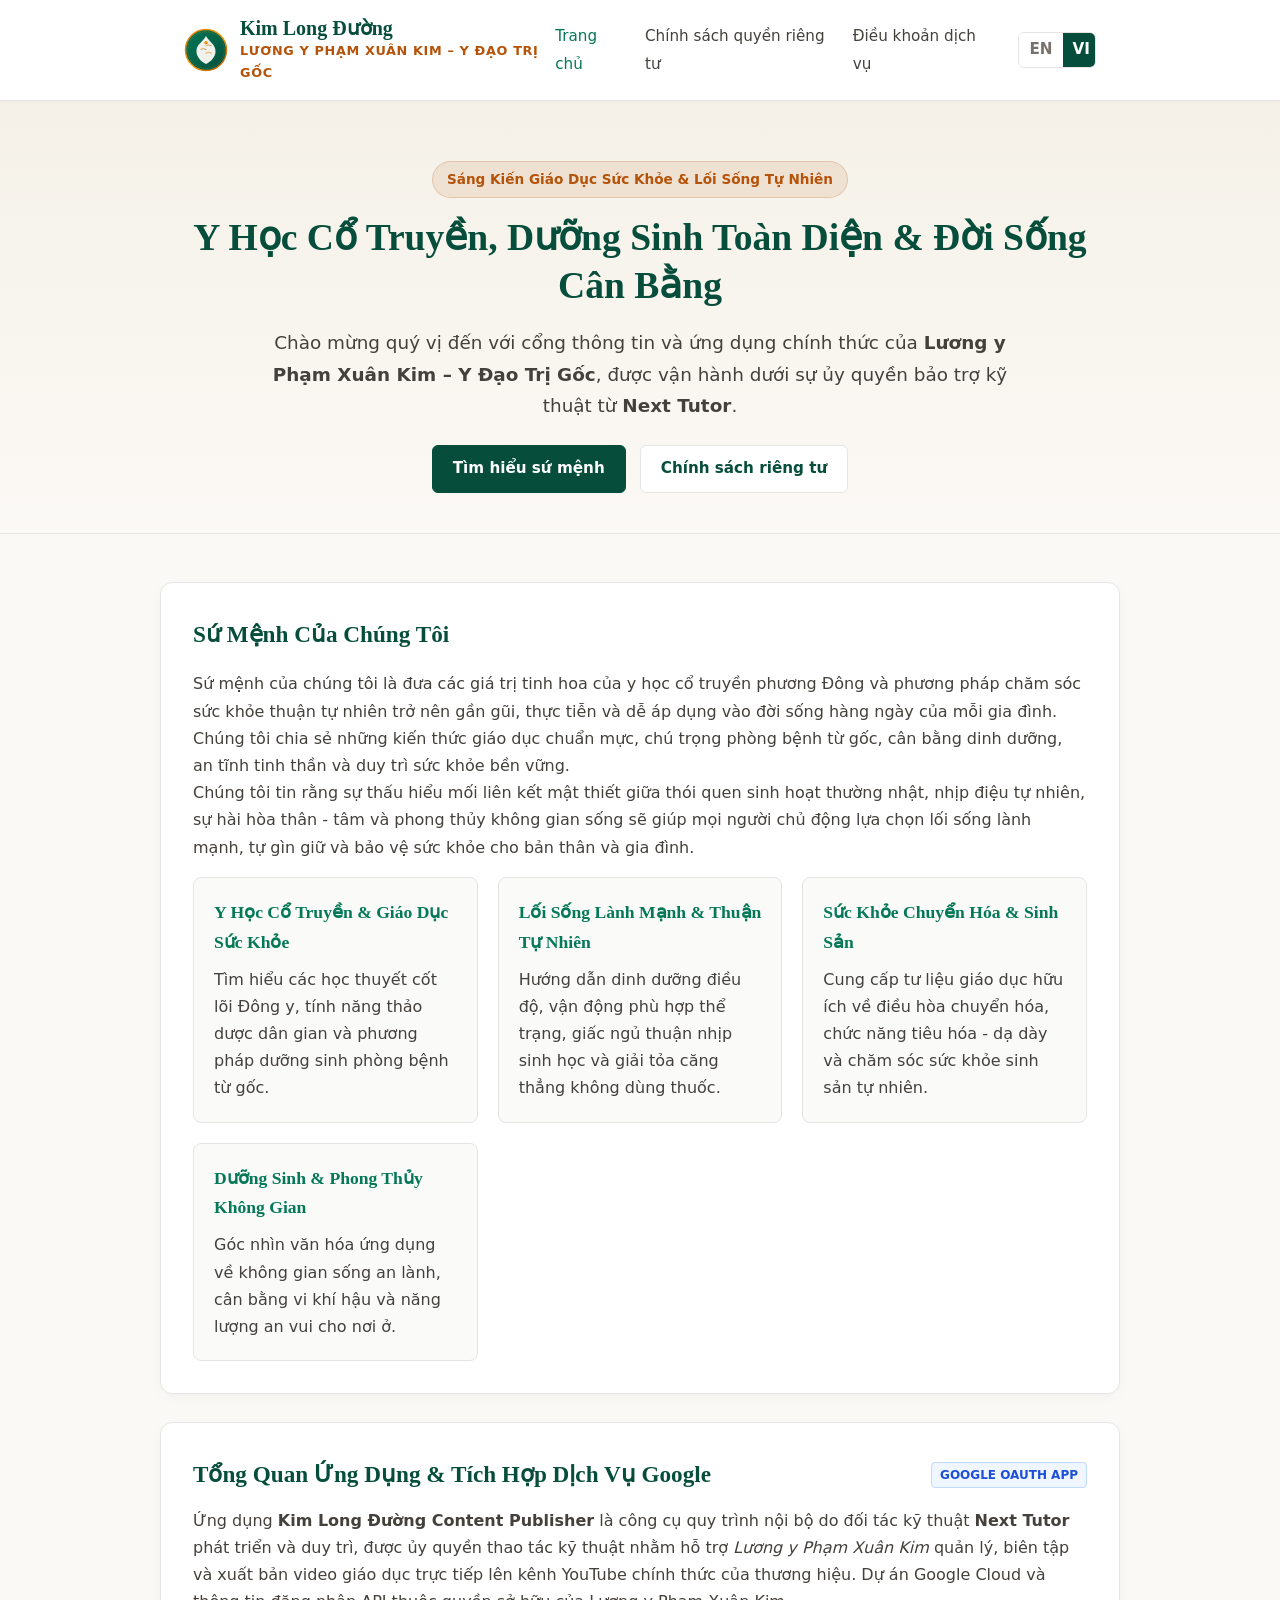
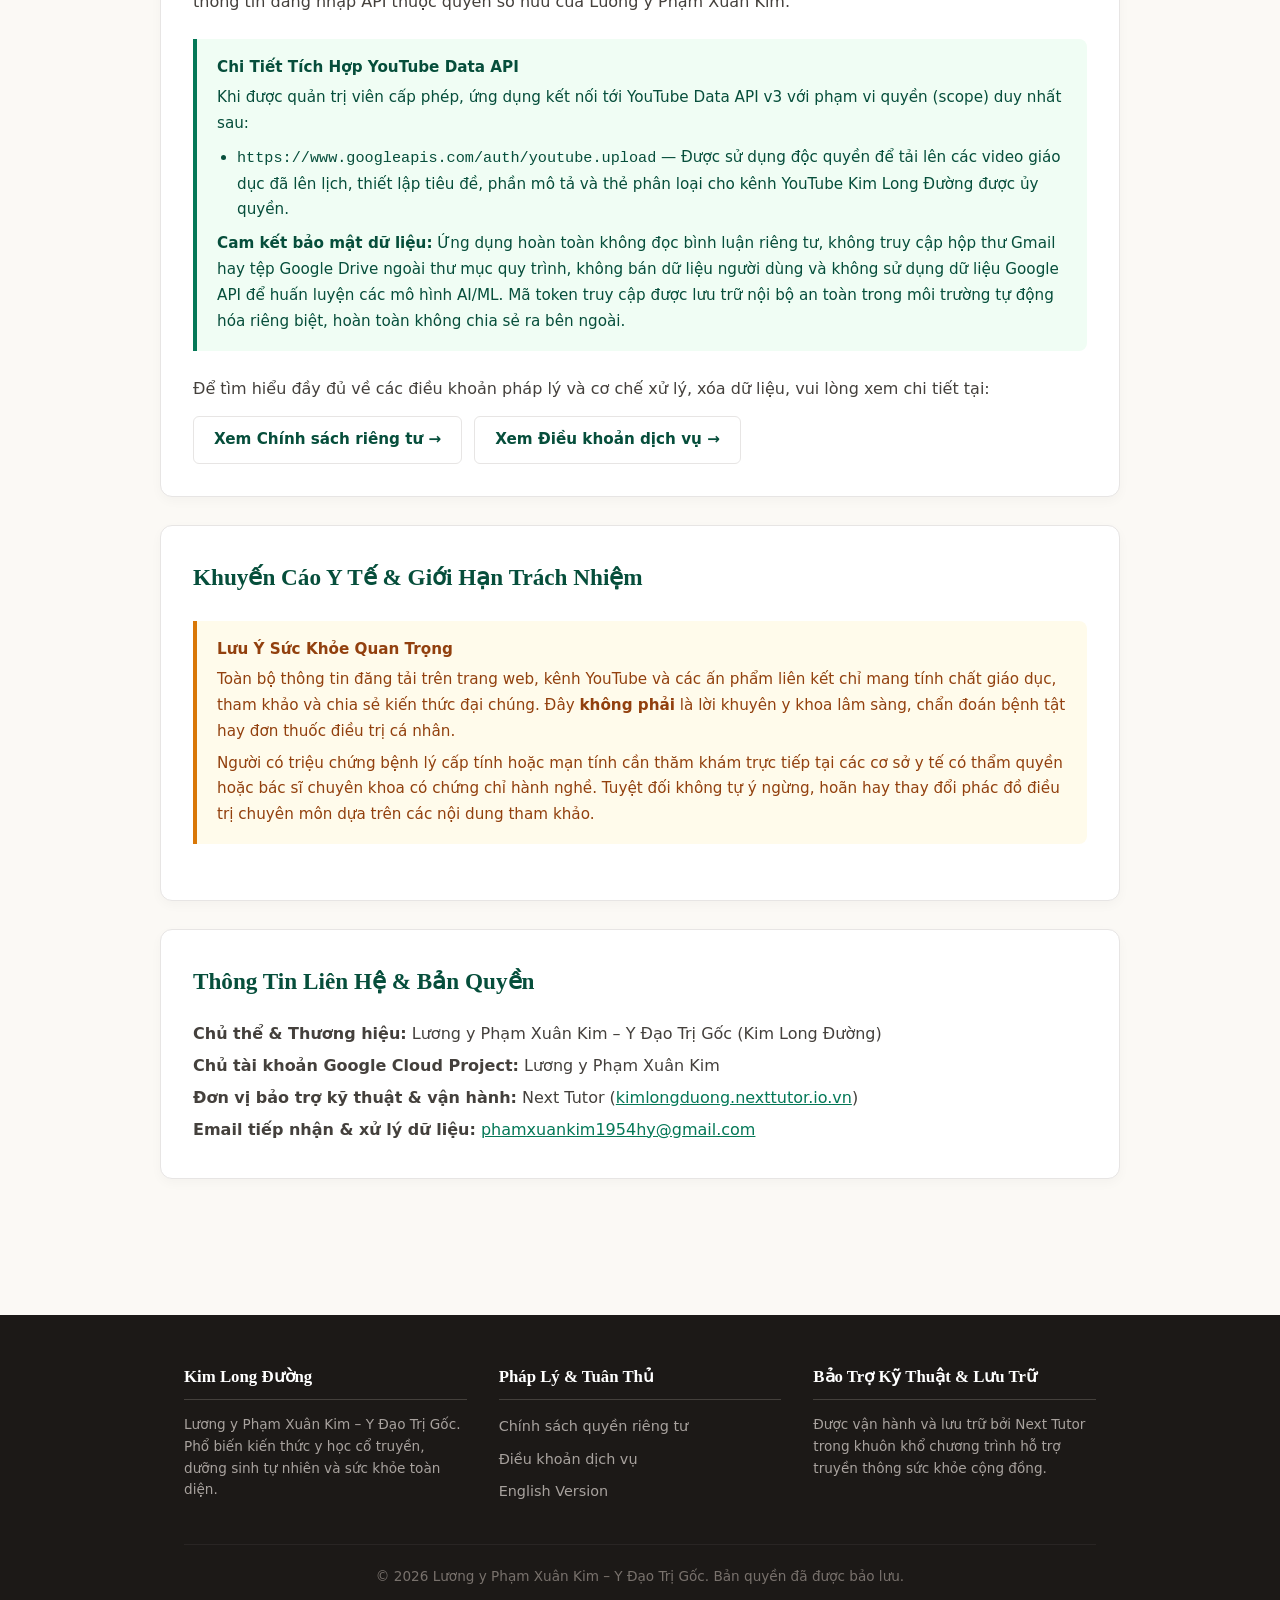
<file: index.html>
<!DOCTYPE html>
<html lang="vi">
<head>
  <meta charset="UTF-8">
  <meta name="viewport" content="width=device-width, initial-scale=1.0">
  <title>Kim Long Đường - Y Đạo Trị Gốc | Next Tutor</title>
  <meta http-equiv="refresh" content="0; url=/apps/kim-long-duong/vi/">
  <link rel="icon" type="image/x-icon" href="/favicon.ico">
  <link rel="icon" type="image/png" sizes="32x32" href="/assets/images/favicon-32x32.png">
  <link rel="icon" type="image/png" sizes="16x16" href="/assets/images/favicon-16x16.png">
  <link rel="canonical" href="https://kimlongduong.nexttutor.io.vn/apps/kim-long-duong/vi/">
</head>
<body>
  <p>Đang chuyển hướng tới cổng ứng dụng Kim Long Đường... <a href="/apps/kim-long-duong/vi/">Nhấn vào đây nếu không tự chuyển</a>.</p>
</body>
</html>
</file>
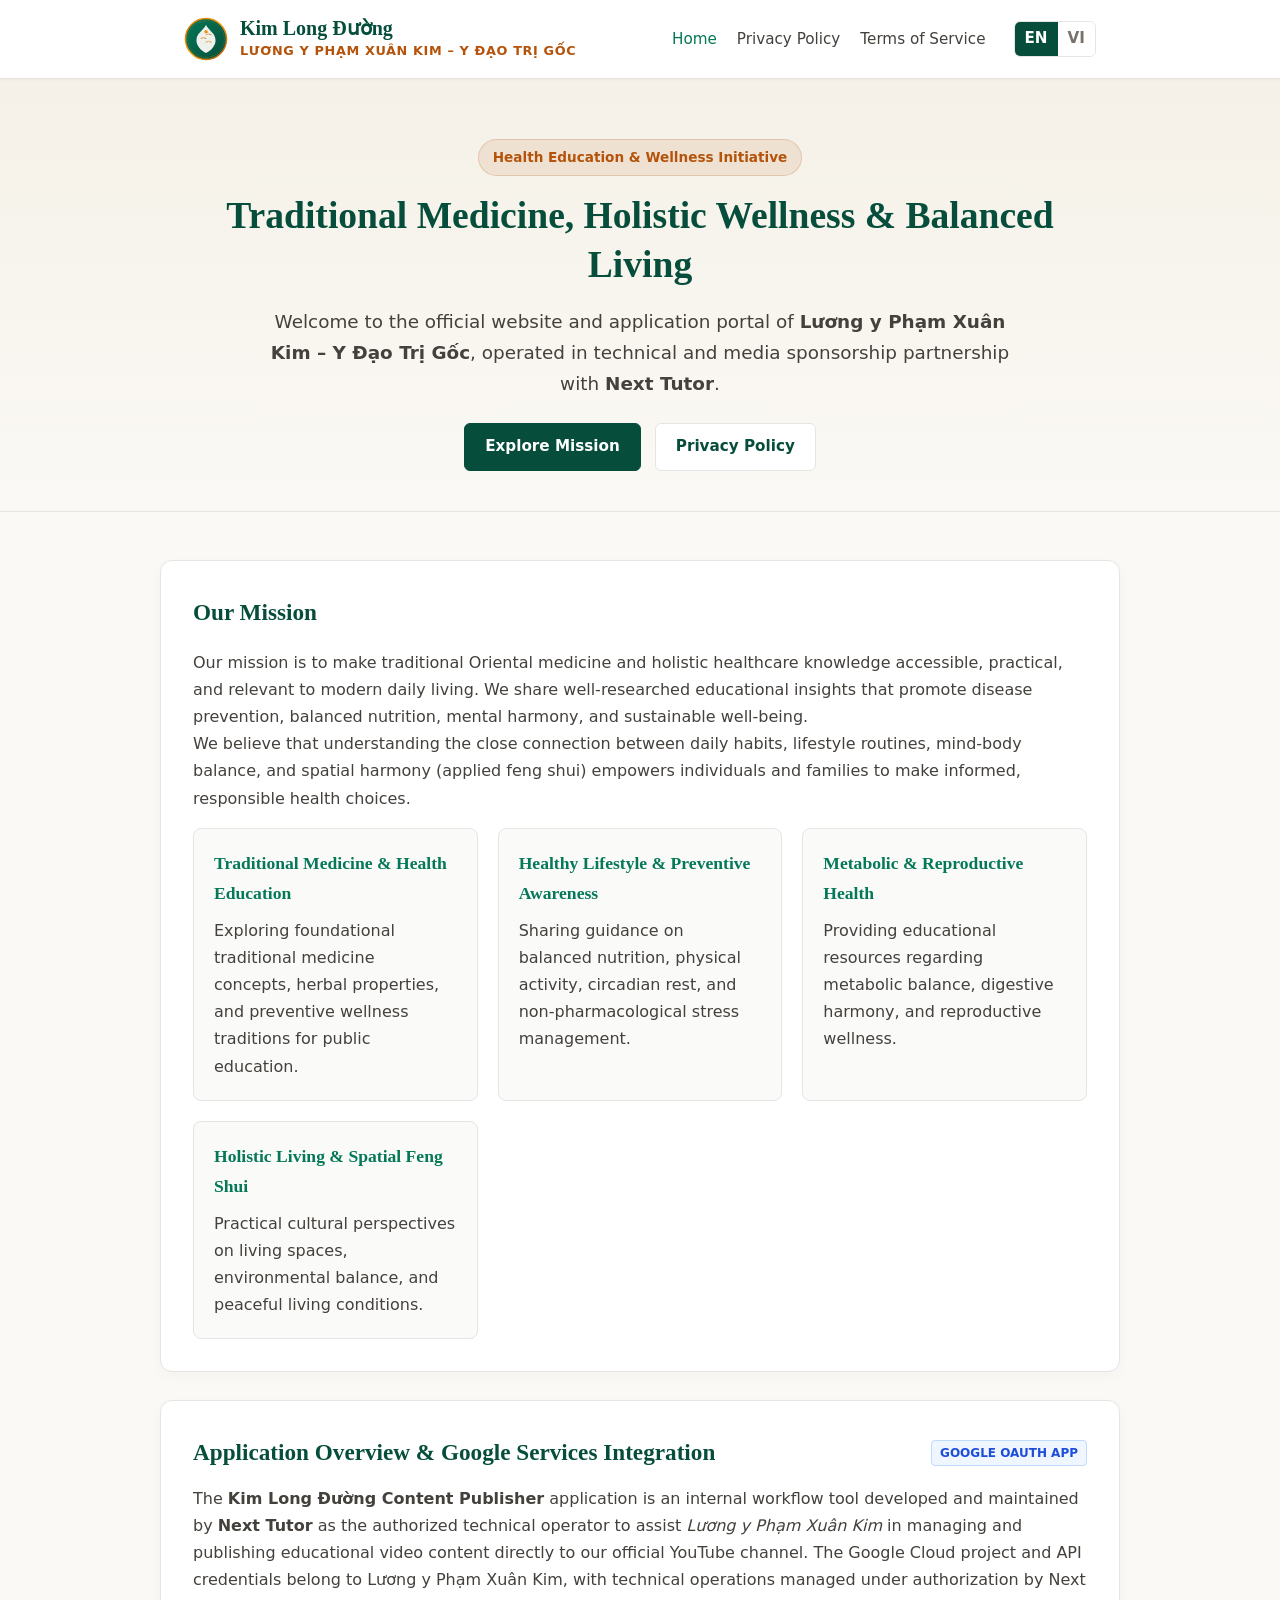
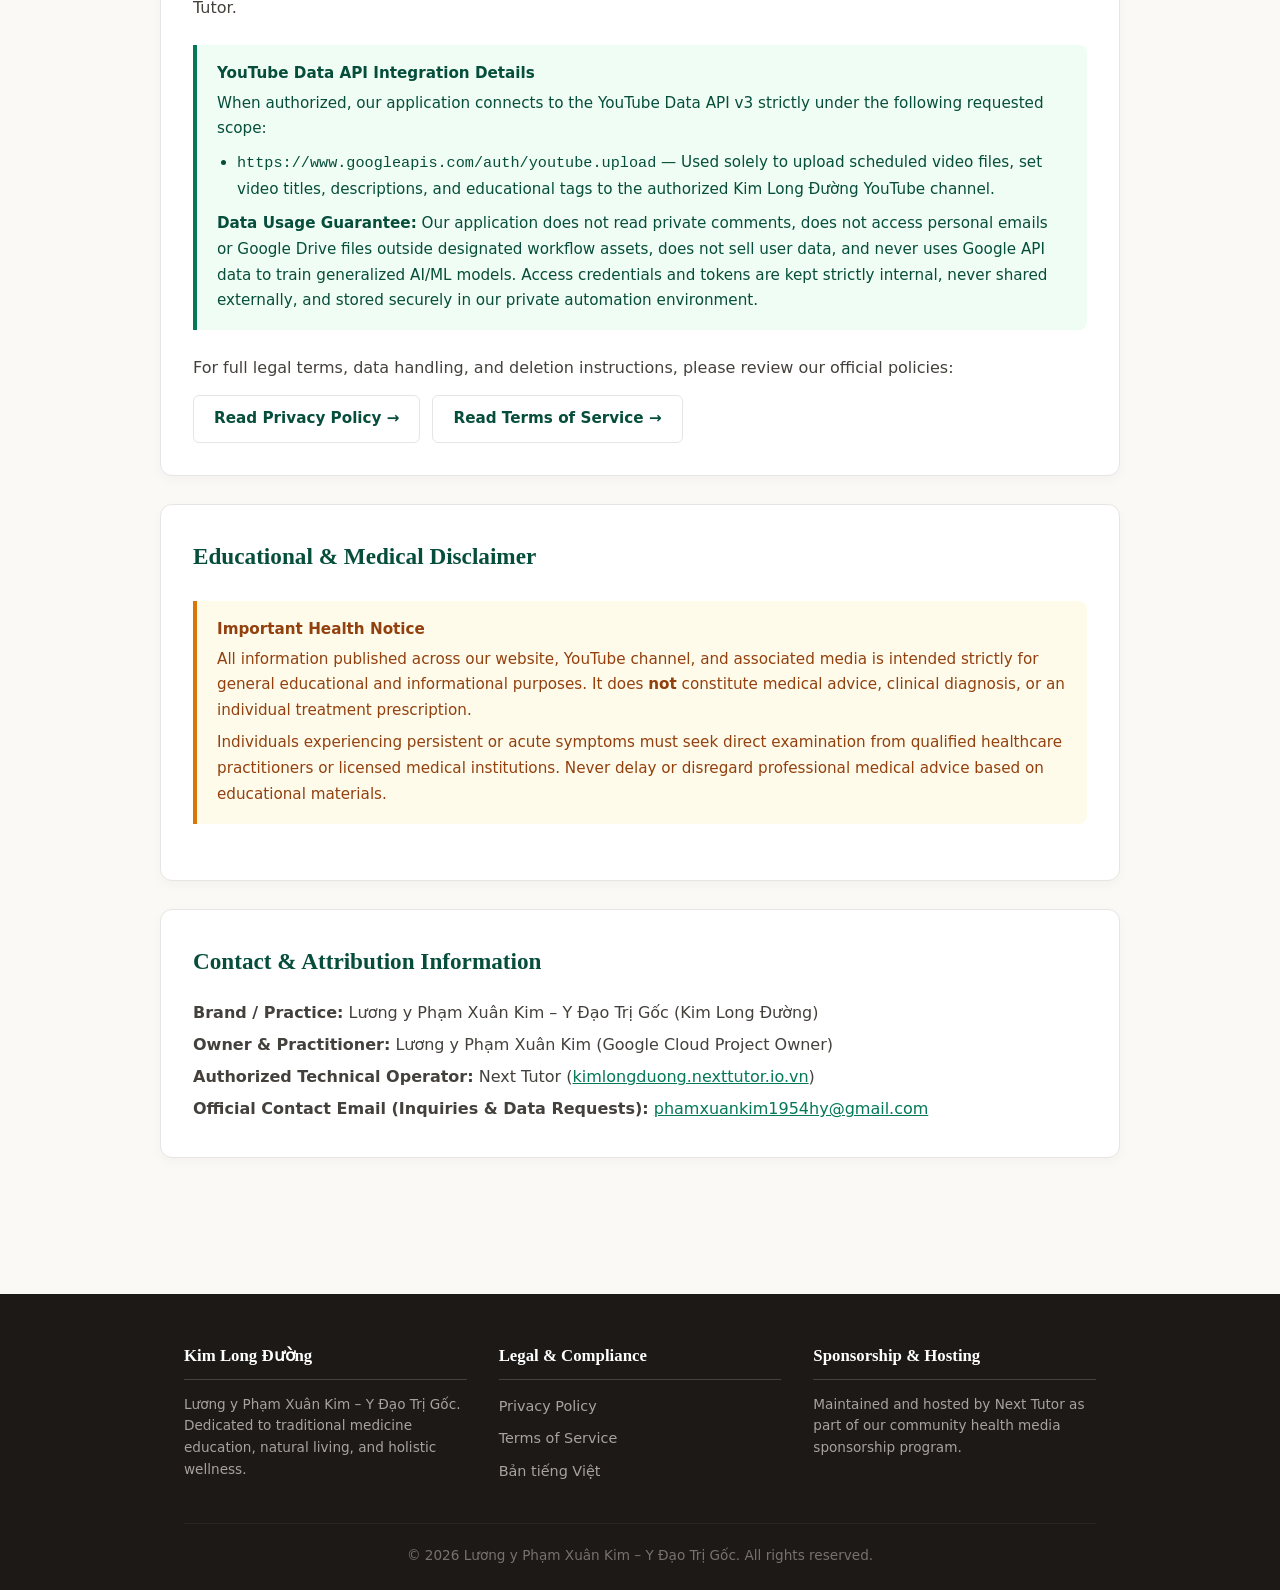
<file: apps/kim-long-duong/index.html>
<!DOCTYPE html>
<html lang="en">
<head>
  <meta charset="UTF-8">
  <meta name="viewport" content="width=device-width, initial-scale=1.0">
  <title>Kim Long Đường - Traditional Medicine & Holistic Wellness | Application Home</title>
  <meta name="description" content="Official website & application home of Lương y Phạm Xuân Kim – Y Đạo Trị Gốc (Kim Long Đường). Dedicated to traditional medicine education, holistic wellness, and video publishing automation.">
  <link rel="stylesheet" href="/assets/css/style.css">
  <link rel="icon" type="image/x-icon" href="/favicon.ico">
  <link rel="icon" type="image/png" sizes="32x32" href="/assets/images/favicon-32x32.png">
  <link rel="icon" type="image/png" sizes="16x16" href="/assets/images/favicon-16x16.png">
  <link rel="apple-touch-icon" sizes="180x180" href="/assets/images/apple-touch-icon.png">
  <meta property="og:image" content="https://kimlongduong.nexttutor.io.vn/assets/images/og-image.png">
  <link rel="alternate" hreflang="vi" href="https://kimlongduong.nexttutor.io.vn/apps/kim-long-duong/vi/">
  <link rel="alternate" hreflang="en" href="https://kimlongduong.nexttutor.io.vn/apps/kim-long-duong/">
  <link rel="canonical" href="https://kimlongduong.nexttutor.io.vn/apps/kim-long-duong/">
</head>
<body>
  <!-- Header -->
  <header class="site-header">
    <div class="container header-inner">
      <a href="/apps/kim-long-duong/" class="brand-link">
        <img src="/assets/images/kimlongduong-logo.svg" alt="Kim Long Đường Logo" width="44" height="44">
        <div>
          <div class="brand-title">Kim Long Đường</div>
          <div class="brand-subtitle">Lương y Phạm Xuân Kim – Y Đạo Trị Gốc</div>
        </div>
      </a>
      <nav>
        <ul class="nav-links">
          <li><a href="/apps/kim-long-duong/" class="active">Home</a></li>
          <li><a href="/apps/kim-long-duong/privacy/">Privacy Policy</a></li>
          <li><a href="/apps/kim-long-duong/terms/">Terms of Service</a></li>
          <li class="lang-switch">
            <a href="/apps/kim-long-duong/" class="active">EN</a>
            <a href="/apps/kim-long-duong/vi/">VI</a>
          </li>
        </ul>
      </nav>
    </div>
  </header>

  <!-- Hero -->
  <section class="hero">
    <div class="container">
      <span class="hero-badge">Health Education &amp; Wellness Initiative</span>
      <h1>Traditional Medicine, Holistic Wellness &amp; Balanced Living</h1>
      <p class="lead">
        Welcome to the official website and application portal of <strong>Lương y Phạm Xuân Kim – Y Đạo Trị Gốc</strong>, operated in technical and media sponsorship partnership with <strong>Next Tutor</strong>.
      </p>
      <div style="display: flex; justify-content: center; gap: 14px; margin-top: 20px;">
        <a href="#about" class="btn btn-primary">Explore Mission</a>
        <a href="/apps/kim-long-duong/privacy/" class="btn btn-secondary">Privacy Policy</a>
      </div>
    </div>
  </section>

  <!-- Main Content -->
  <main class="container section" id="about">
    <!-- About / Mission -->
    <div class="card">
      <h2 class="card-title">Our Mission</h2>
      <p>
        Our mission is to make traditional Oriental medicine and holistic healthcare knowledge accessible, practical, and relevant to modern daily living. We share well-researched educational insights that promote disease prevention, balanced nutrition, mental harmony, and sustainable well-being.
      </p>
      <p>
        We believe that understanding the close connection between daily habits, lifestyle routines, mind-body balance, and spatial harmony (applied feng shui) empowers individuals and families to make informed, responsible health choices.
      </p>

      <div class="grid-2">
        <div class="feature-box">
          <h3>Traditional Medicine &amp; Health Education</h3>
          <p>Exploring foundational traditional medicine concepts, herbal properties, and preventive wellness traditions for public education.</p>
        </div>
        <div class="feature-box">
          <h3>Healthy Lifestyle &amp; Preventive Awareness</h3>
          <p>Sharing guidance on balanced nutrition, physical activity, circadian rest, and non-pharmacological stress management.</p>
        </div>
        <div class="feature-box">
          <h3>Metabolic &amp; Reproductive Health</h3>
          <p>Providing educational resources regarding metabolic balance, digestive harmony, and reproductive wellness.</p>
        </div>
        <div class="feature-box">
          <h3>Holistic Living &amp; Spatial Feng Shui</h3>
          <p>Practical cultural perspectives on living spaces, environmental balance, and peaceful living conditions.</p>
        </div>
      </div>
    </div>

    <!-- Application & YouTube Integration Disclosure (Critical for Google OAuth Verification) -->
    <div class="card">
      <div style="display: flex; justify-content: space-between; align-items: center; margin-bottom: 12px;">
        <h2 class="card-title" style="margin-bottom: 0;">Application Overview &amp; Google Services Integration</h2>
        <span class="badge-tag oauth">Google OAuth App</span>
      </div>
      <p>
        The <strong>Kim Long Đường Content Publisher</strong> application is an internal workflow tool developed and maintained by <strong>Next Tutor</strong> as the authorized technical operator to assist <em>Lương y Phạm Xuân Kim</em> in managing and publishing educational video content directly to our official YouTube channel. The Google Cloud project and API credentials belong to Lương y Phạm Xuân Kim, with technical operations managed under authorization by Next Tutor.
      </p>

      <div class="callout google">
        <div class="callout-title">YouTube Data API Integration Details</div>
        <p style="margin-bottom: 8px;">
          When authorized, our application connects to the YouTube Data API v3 strictly under the following requested scope:
        </p>
        <ul style="margin-left: 20px; margin-bottom: 8px;">
          <li><code>https://www.googleapis.com/auth/youtube.upload</code> — Used solely to upload scheduled video files, set video titles, descriptions, and educational tags to the authorized Kim Long Đường YouTube channel.</li>
        </ul>
        <p style="margin-bottom: 0;">
          <strong>Data Usage Guarantee:</strong> Our application does not read private comments, does not access personal emails or Google Drive files outside designated workflow assets, does not sell user data, and never uses Google API data to train generalized AI/ML models. Access credentials and tokens are kept strictly internal, never shared externally, and stored securely in our private automation environment.
        </p>
      </div>

      <p>
        For full legal terms, data handling, and deletion instructions, please review our official policies:
      </p>
      <div style="display: flex; gap: 12px; margin-top: 14px;">
        <a href="/apps/kim-long-duong/privacy/" class="btn btn-secondary">Read Privacy Policy &rarr;</a>
        <a href="/apps/kim-long-duong/terms/" class="btn btn-secondary">Read Terms of Service &rarr;</a>
      </div>
    </div>

    <!-- Educational & Medical Disclaimer -->
    <div class="card">
      <h2 class="card-title">Educational &amp; Medical Disclaimer</h2>
      <div class="callout disclaimer">
        <div class="callout-title">Important Health Notice</div>
        <p style="margin-bottom: 6px;">
          All information published across our website, YouTube channel, and associated media is intended strictly for general educational and informational purposes. It does <strong>not</strong> constitute medical advice, clinical diagnosis, or an individual treatment prescription.
        </p>
        <p style="margin-bottom: 0;">
          Individuals experiencing persistent or acute symptoms must seek direct examination from qualified healthcare practitioners or licensed medical institutions. Never delay or disregard professional medical advice based on educational materials.
        </p>
      </div>
    </div>

    <!-- Official Contacts -->
    <div class="card">
      <h2 class="card-title">Contact &amp; Attribution Information</h2>
      <ul style="list-style: none; padding-left: 0; line-height: 2;">
        <li><strong>Brand / Practice:</strong> Lương y Phạm Xuân Kim – Y Đạo Trị Gốc (Kim Long Đường)</li>
        <li><strong>Owner &amp; Practitioner:</strong> Lương y Phạm Xuân Kim (Google Cloud Project Owner)</li>
        <li><strong>Authorized Technical Operator:</strong> Next Tutor (<a href="https://kimlongduong.nexttutor.io.vn" style="color: var(--primary-jade);">kimlongduong.nexttutor.io.vn</a>)</li>
        <li><strong>Official Contact Email (Inquiries &amp; Data Requests):</strong> <a href="mailto:phamxuankim1954hy@gmail.com" style="color: var(--primary-jade);">phamxuankim1954hy@gmail.com</a></li>
      </ul>
    </div>
  </main>

  <!-- Footer -->
  <footer class="site-footer">
    <div class="container">
      <div class="footer-grid">
        <div class="footer-col">
          <h4>Kim Long Đường</h4>
          <p style="font-size: 0.85rem; line-height: 1.6; color: #A8A29E;">
            Lương y Phạm Xuân Kim – Y Đạo Trị Gốc. Dedicated to traditional medicine education, natural living, and holistic wellness.
          </p>
        </div>
        <div class="footer-col">
          <h4>Legal &amp; Compliance</h4>
          <ul>
            <li><a href="/apps/kim-long-duong/privacy/">Privacy Policy</a></li>
            <li><a href="/apps/kim-long-duong/terms/">Terms of Service</a></li>
            <li><a href="/apps/kim-long-duong/vi/">Bản tiếng Việt</a></li>
          </ul>
        </div>
        <div class="footer-col">
          <h4>Sponsorship &amp; Hosting</h4>
          <p style="font-size: 0.85rem; line-height: 1.6; color: #A8A29E;">
            Maintained and hosted by Next Tutor as part of our community health media sponsorship program.
          </p>
        </div>
      </div>
      <div class="footer-bottom">
        &copy; 2026 Lương y Phạm Xuân Kim – Y Đạo Trị Gốc. All rights reserved.
      </div>
    </div>
  </footer>
</body>
</html>
</file>
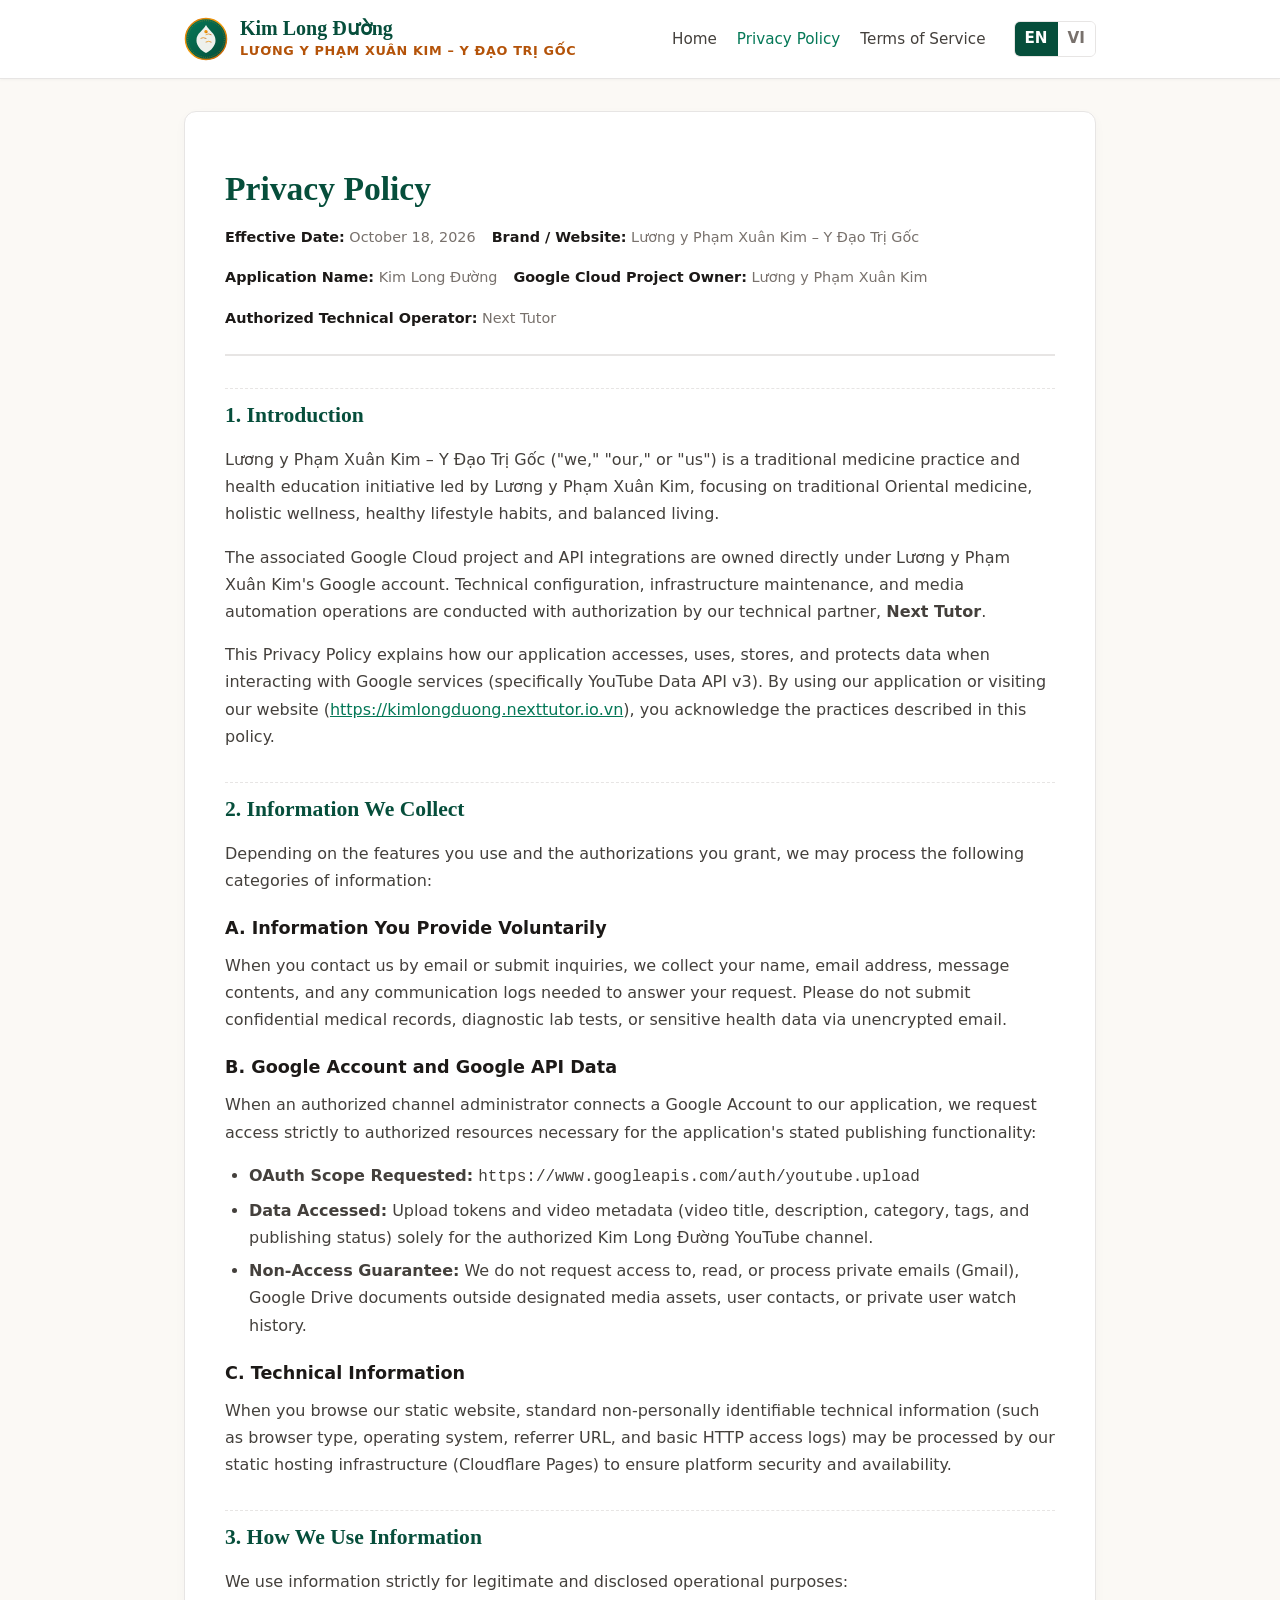
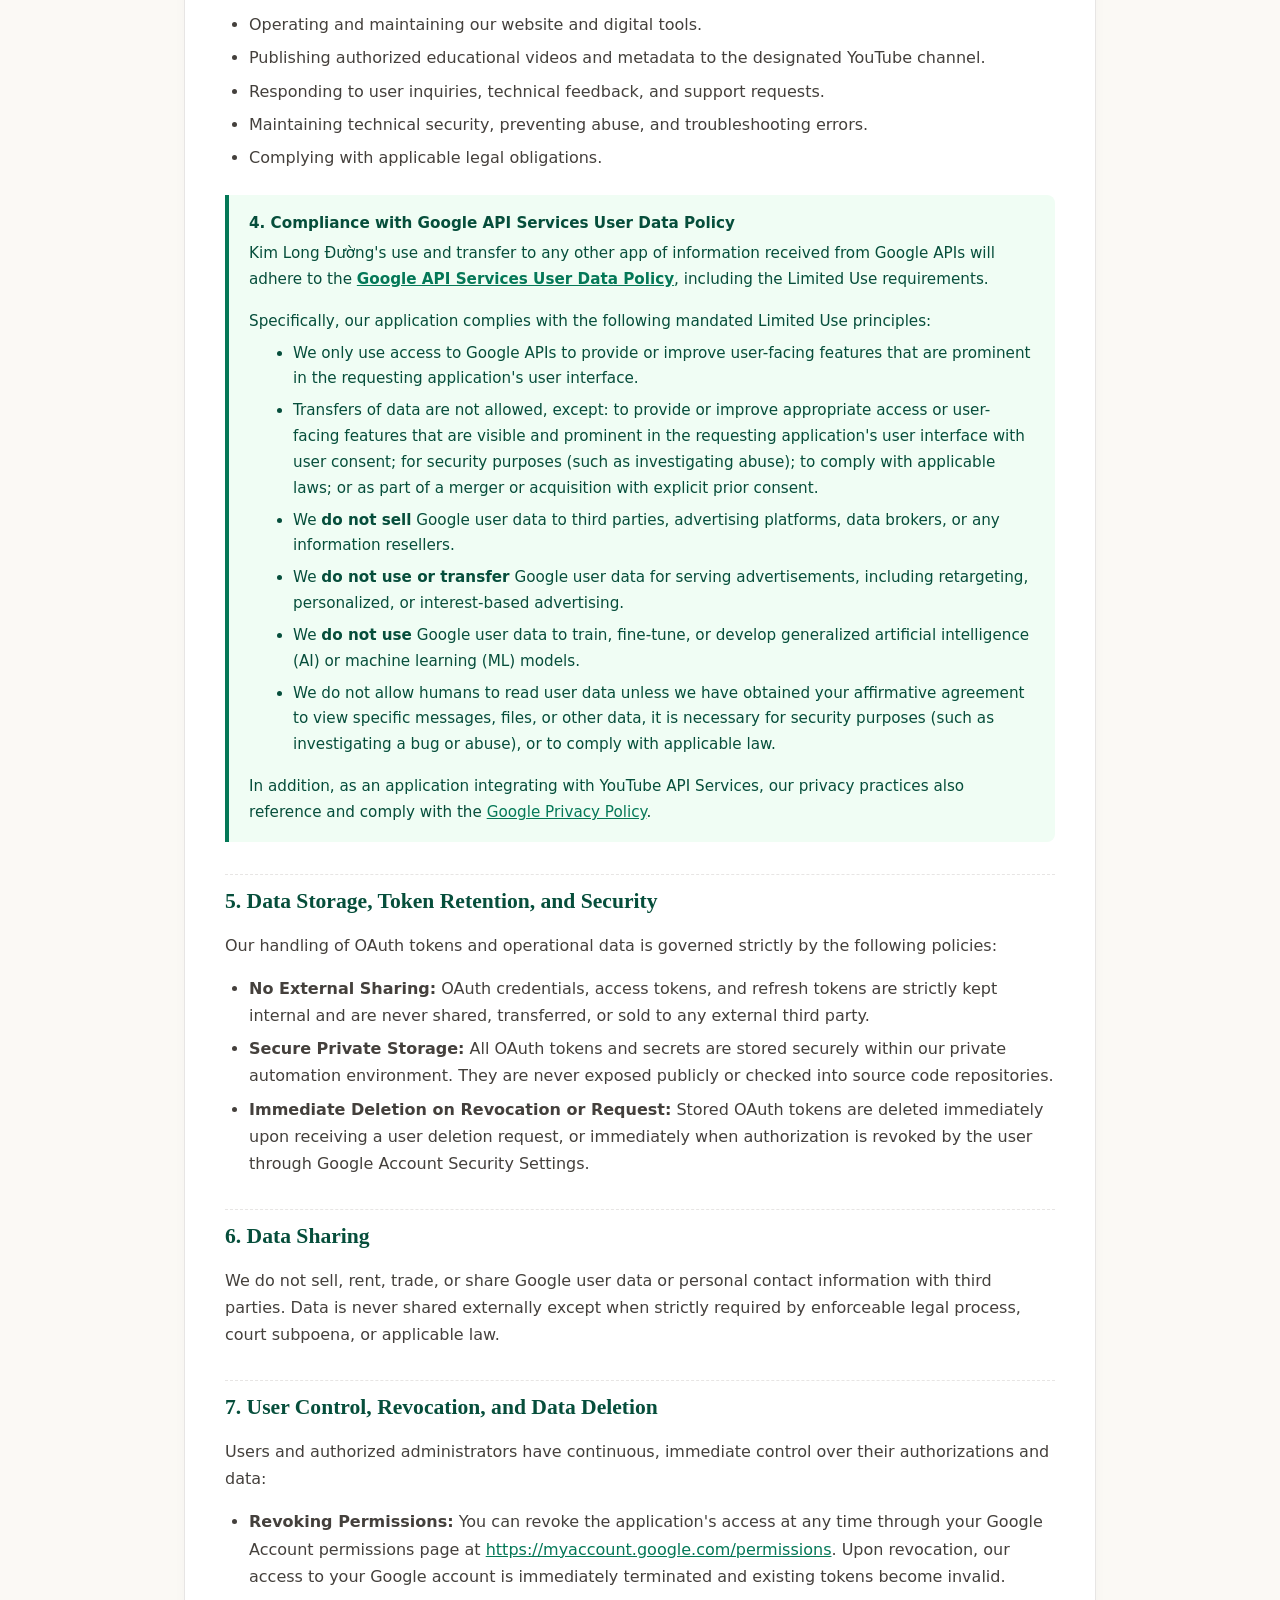
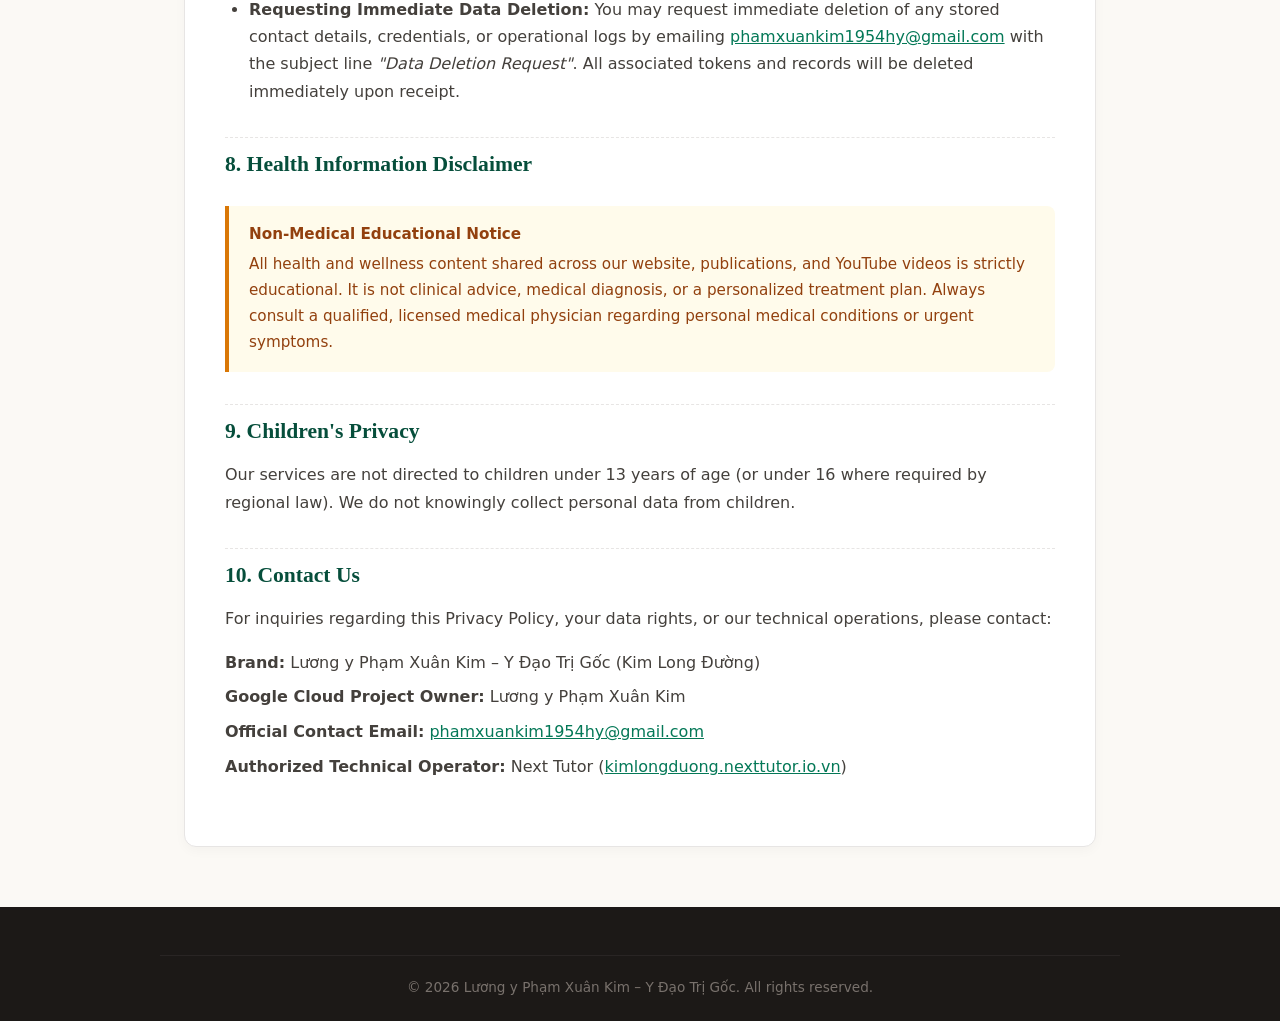
<file: apps/kim-long-duong/privacy/index.html>
<!DOCTYPE html>
<html lang="en">
<head>
  <meta charset="UTF-8">
  <meta name="viewport" content="width=device-width, initial-scale=1.0">
  <title>Privacy Policy - Kim Long Đường (Lương y Phạm Xuân Kim)</title>
  <meta name="description" content="Privacy Policy for Kim Long Đường application and website. Explains information collection, YouTube upload scope handling, Google API Limited Use compliance, and data retention.">
  <link rel="stylesheet" href="/assets/css/style.css">
  <link rel="icon" type="image/x-icon" href="/favicon.ico">
  <link rel="icon" type="image/png" sizes="32x32" href="/assets/images/favicon-32x32.png">
  <link rel="icon" type="image/png" sizes="16x16" href="/assets/images/favicon-16x16.png">
  <link rel="apple-touch-icon" sizes="180x180" href="/assets/images/apple-touch-icon.png">
  <meta property="og:image" content="https://kimlongduong.nexttutor.io.vn/assets/images/og-image.png">
  <link rel="alternate" hreflang="vi" href="https://kimlongduong.nexttutor.io.vn/apps/kim-long-duong/vi/privacy/">
  <link rel="alternate" hreflang="en" href="https://kimlongduong.nexttutor.io.vn/apps/kim-long-duong/privacy/">
  <link rel="canonical" href="https://kimlongduong.nexttutor.io.vn/apps/kim-long-duong/privacy/">
</head>
<body>
  <!-- Header -->
  <header class="site-header">
    <div class="container header-inner">
      <a href="/apps/kim-long-duong/" class="brand-link">
        <img src="/assets/images/kimlongduong-logo.svg" alt="Kim Long Đường Logo" width="44" height="44">
        <div>
          <div class="brand-title">Kim Long Đường</div>
          <div class="brand-subtitle">Lương y Phạm Xuân Kim – Y Đạo Trị Gốc</div>
        </div>
      </a>
      <nav>
        <ul class="nav-links">
          <li><a href="/apps/kim-long-duong/">Home</a></li>
          <li><a href="/apps/kim-long-duong/privacy/" class="active">Privacy Policy</a></li>
          <li><a href="/apps/kim-long-duong/terms/">Terms of Service</a></li>
          <li class="lang-switch">
            <a href="/apps/kim-long-duong/privacy/" class="active">EN</a>
            <a href="/apps/kim-long-duong/vi/privacy/">VI</a>
          </li>
        </ul>
      </nav>
    </div>
  </header>

  <!-- Content -->
  <div class="container">
    <article class="legal-content">
      <div class="legal-header">
        <h1>Privacy Policy</h1>
        <div class="legal-meta">
          <span><strong>Effective Date:</strong> October 18, 2026</span>
          <span><strong>Brand / Website:</strong> Lương y Phạm Xuân Kim – Y Đạo Trị Gốc</span>
          <span><strong>Application Name:</strong> Kim Long Đường</span>
          <span><strong>Google Cloud Project Owner:</strong> Lương y Phạm Xuân Kim</span>
          <span><strong>Authorized Technical Operator:</strong> Next Tutor</span>
        </div>
      </div>

      <h2>1. Introduction</h2>
      <p>
        Lương y Phạm Xuân Kim – Y Đạo Trị Gốc ("we," "our," or "us") is a traditional medicine practice and health education initiative led by Lương y Phạm Xuân Kim, focusing on traditional Oriental medicine, holistic wellness, healthy lifestyle habits, and balanced living.
      </p>
      <p>
        The associated Google Cloud project and API integrations are owned directly under Lương y Phạm Xuân Kim's Google account. Technical configuration, infrastructure maintenance, and media automation operations are conducted with authorization by our technical partner, <strong>Next Tutor</strong>.
      </p>
      <p>
        This Privacy Policy explains how our application accesses, uses, stores, and protects data when interacting with Google services (specifically YouTube Data API v3). By using our application or visiting our website (<a href="https://kimlongduong.nexttutor.io.vn" style="color: var(--primary-jade);">https://kimlongduong.nexttutor.io.vn</a>), you acknowledge the practices described in this policy.
      </p>

      <h2>2. Information We Collect</h2>
      <p>Depending on the features you use and the authorizations you grant, we may process the following categories of information:</p>

      <h3>A. Information You Provide Voluntarily</h3>
      <p>
        When you contact us by email or submit inquiries, we collect your name, email address, message contents, and any communication logs needed to answer your request. Please do not submit confidential medical records, diagnostic lab tests, or sensitive health data via unencrypted email.
      </p>

      <h3>B. Google Account and Google API Data</h3>
      <p>
        When an authorized channel administrator connects a Google Account to our application, we request access strictly to authorized resources necessary for the application's stated publishing functionality:
      </p>
      <ul>
        <li><strong>OAuth Scope Requested:</strong> <code>https://www.googleapis.com/auth/youtube.upload</code></li>
        <li><strong>Data Accessed:</strong> Upload tokens and video metadata (video title, description, category, tags, and publishing status) solely for the authorized Kim Long Đường YouTube channel.</li>
        <li><strong>Non-Access Guarantee:</strong> We do not request access to, read, or process private emails (Gmail), Google Drive documents outside designated media assets, user contacts, or private user watch history.</li>
      </ul>

      <h3>C. Technical Information</h3>
      <p>
        When you browse our static website, standard non-personally identifiable technical information (such as browser type, operating system, referrer URL, and basic HTTP access logs) may be processed by our static hosting infrastructure (Cloudflare Pages) to ensure platform security and availability.
      </p>

      <h2>3. How We Use Information</h2>
      <p>We use information strictly for legitimate and disclosed operational purposes:</p>
      <ul>
        <li>Operating and maintaining our website and digital tools.</li>
        <li>Publishing authorized educational videos and metadata to the designated YouTube channel.</li>
        <li>Responding to user inquiries, technical feedback, and support requests.</li>
        <li>Maintaining technical security, preventing abuse, and troubleshooting errors.</li>
        <li>Complying with applicable legal obligations.</li>
      </ul>

      <!-- Google Limited Use Callout -->
      <div class="callout google">
        <div class="callout-title">4. Compliance with Google API Services User Data Policy</div>
        <p>
          Kim Long Đường's use and transfer to any other app of information received from Google APIs will adhere to the 
          <a href="https://developers.google.com/terms/api-services-user-data-policy" target="_blank" rel="noopener noreferrer" style="color: var(--primary-jade); font-weight: 600;">Google API Services User Data Policy</a>, including the Limited Use requirements.
        </p>
        <p style="margin-top: 10px; margin-bottom: 6px;">
          Specifically, our application complies with the following mandated Limited Use principles:
        </p>
        <ul style="margin-left: 20px; margin-top: 4px;">
          <li>We only use access to Google APIs to provide or improve user-facing features that are prominent in the requesting application's user interface.</li>
          <li>Transfers of data are not allowed, except: to provide or improve appropriate access or user-facing features that are visible and prominent in the requesting application's user interface with user consent; for security purposes (such as investigating abuse); to comply with applicable laws; or as part of a merger or acquisition with explicit prior consent.</li>
          <li>We <strong>do not sell</strong> Google user data to third parties, advertising platforms, data brokers, or any information resellers.</li>
          <li>We <strong>do not use or transfer</strong> Google user data for serving advertisements, including retargeting, personalized, or interest-based advertising.</li>
          <li>We <strong>do not use</strong> Google user data to train, fine-tune, or develop generalized artificial intelligence (AI) or machine learning (ML) models.</li>
          <li>We do not allow humans to read user data unless we have obtained your affirmative agreement to view specific messages, files, or other data, it is necessary for security purposes (such as investigating a bug or abuse), or to comply with applicable law.</li>
        </ul>
        <p style="margin-top: 10px; margin-bottom: 0;">
          In addition, as an application integrating with YouTube API Services, our privacy practices also reference and comply with the <a href="https://policies.google.com/privacy" target="_blank" rel="noopener noreferrer" style="color: var(--primary-jade);">Google Privacy Policy</a>.
        </p>
      </div>

      <h2>5. Data Storage, Token Retention, and Security</h2>
      <p>
        Our handling of OAuth tokens and operational data is governed strictly by the following policies:
      </p>
      <ul>
        <li><strong>No External Sharing:</strong> OAuth credentials, access tokens, and refresh tokens are strictly kept internal and are never shared, transferred, or sold to any external third party.</li>
        <li><strong>Secure Private Storage:</strong> All OAuth tokens and secrets are stored securely within our private automation environment. They are never exposed publicly or checked into source code repositories.</li>
        <li><strong>Immediate Deletion on Revocation or Request:</strong> Stored OAuth tokens are deleted immediately upon receiving a user deletion request, or immediately when authorization is revoked by the user through Google Account Security Settings.</li>
      </ul>

      <h2>6. Data Sharing</h2>
      <p>
        We do not sell, rent, trade, or share Google user data or personal contact information with third parties. Data is never shared externally except when strictly required by enforceable legal process, court subpoena, or applicable law.
      </p>

      <h2>7. User Control, Revocation, and Data Deletion</h2>
      <p>Users and authorized administrators have continuous, immediate control over their authorizations and data:</p>
      <ul>
        <li>
          <strong>Revoking Permissions:</strong> You can revoke the application's access at any time through your Google Account permissions page at 
          <a href="https://myaccount.google.com/permissions" target="_blank" rel="noopener noreferrer" style="color: var(--primary-jade);">https://myaccount.google.com/permissions</a>. Upon revocation, our access to your Google account is immediately terminated and existing tokens become invalid.
        </li>
        <li>
          <strong>Requesting Immediate Data Deletion:</strong> You may request immediate deletion of any stored contact details, credentials, or operational logs by emailing 
          <a href="mailto:phamxuankim1954hy@gmail.com" style="color: var(--primary-jade);">phamxuankim1954hy@gmail.com</a> with the subject line <em>"Data Deletion Request"</em>. All associated tokens and records will be deleted immediately upon receipt.
        </li>
      </ul>

      <h2>8. Health Information Disclaimer</h2>
      <div class="callout disclaimer">
        <div class="callout-title">Non-Medical Educational Notice</div>
        <p style="margin-bottom: 0;">
          All health and wellness content shared across our website, publications, and YouTube videos is strictly educational. It is not clinical advice, medical diagnosis, or a personalized treatment plan. Always consult a qualified, licensed medical physician regarding personal medical conditions or urgent symptoms.
        </p>
      </div>

      <h2>9. Children's Privacy</h2>
      <p>
        Our services are not directed to children under 13 years of age (or under 16 where required by regional law). We do not knowingly collect personal data from children.
      </p>

      <h2>10. Contact Us</h2>
      <p>For inquiries regarding this Privacy Policy, your data rights, or our technical operations, please contact:</p>
      <ul style="list-style: none; padding-left: 0; line-height: 1.8;">
        <li><strong>Brand:</strong> Lương y Phạm Xuân Kim – Y Đạo Trị Gốc (Kim Long Đường)</li>
        <li><strong>Google Cloud Project Owner:</strong> Lương y Phạm Xuân Kim</li>
        <li><strong>Official Contact Email:</strong> <a href="mailto:phamxuankim1954hy@gmail.com" style="color: var(--primary-jade);">phamxuankim1954hy@gmail.com</a></li>
        <li><strong>Authorized Technical Operator:</strong> Next Tutor (<a href="https://kimlongduong.nexttutor.io.vn" style="color: var(--primary-jade);">kimlongduong.nexttutor.io.vn</a>)</li>
      </ul>
    </article>
  </div>

  <!-- Footer -->
  <footer class="site-footer">
    <div class="container footer-bottom">
      &copy; 2026 Lương y Phạm Xuân Kim – Y Đạo Trị Gốc. All rights reserved.
    </div>
  </footer>
</body>
</html>
</file>
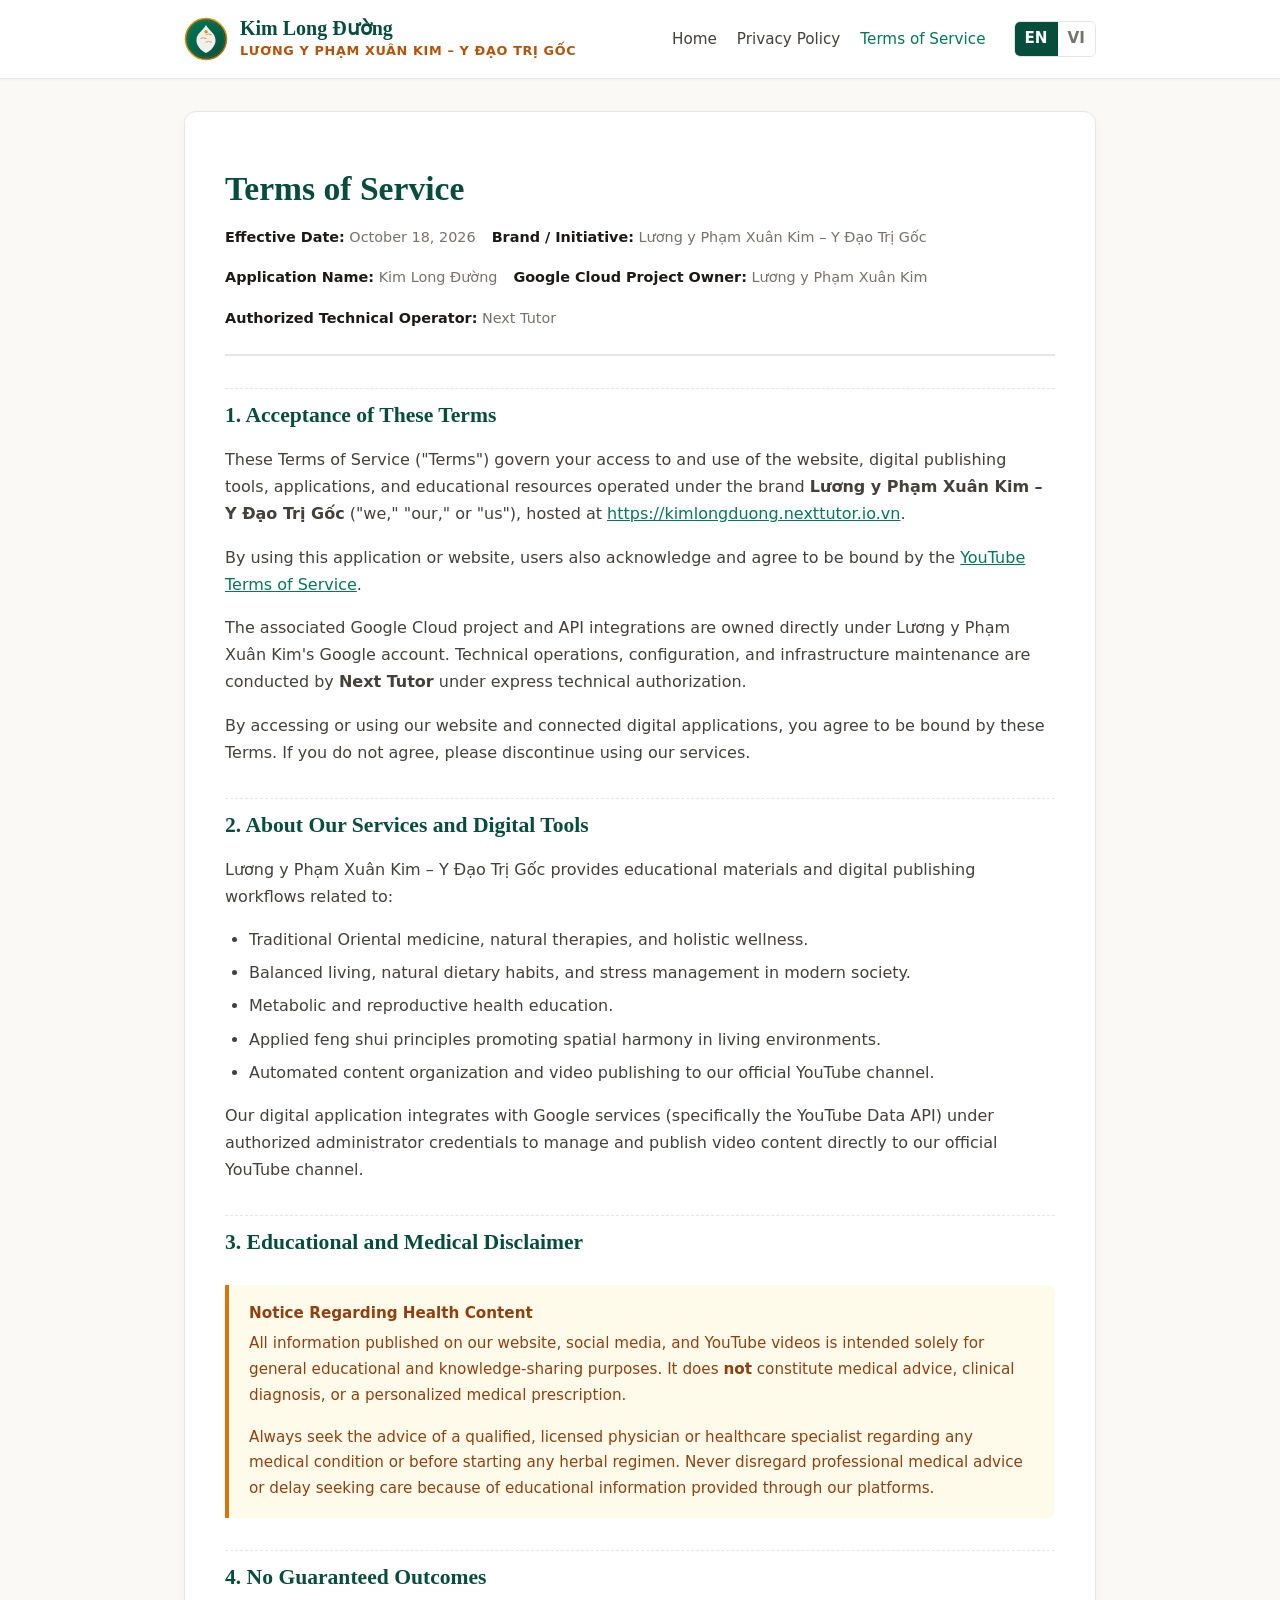
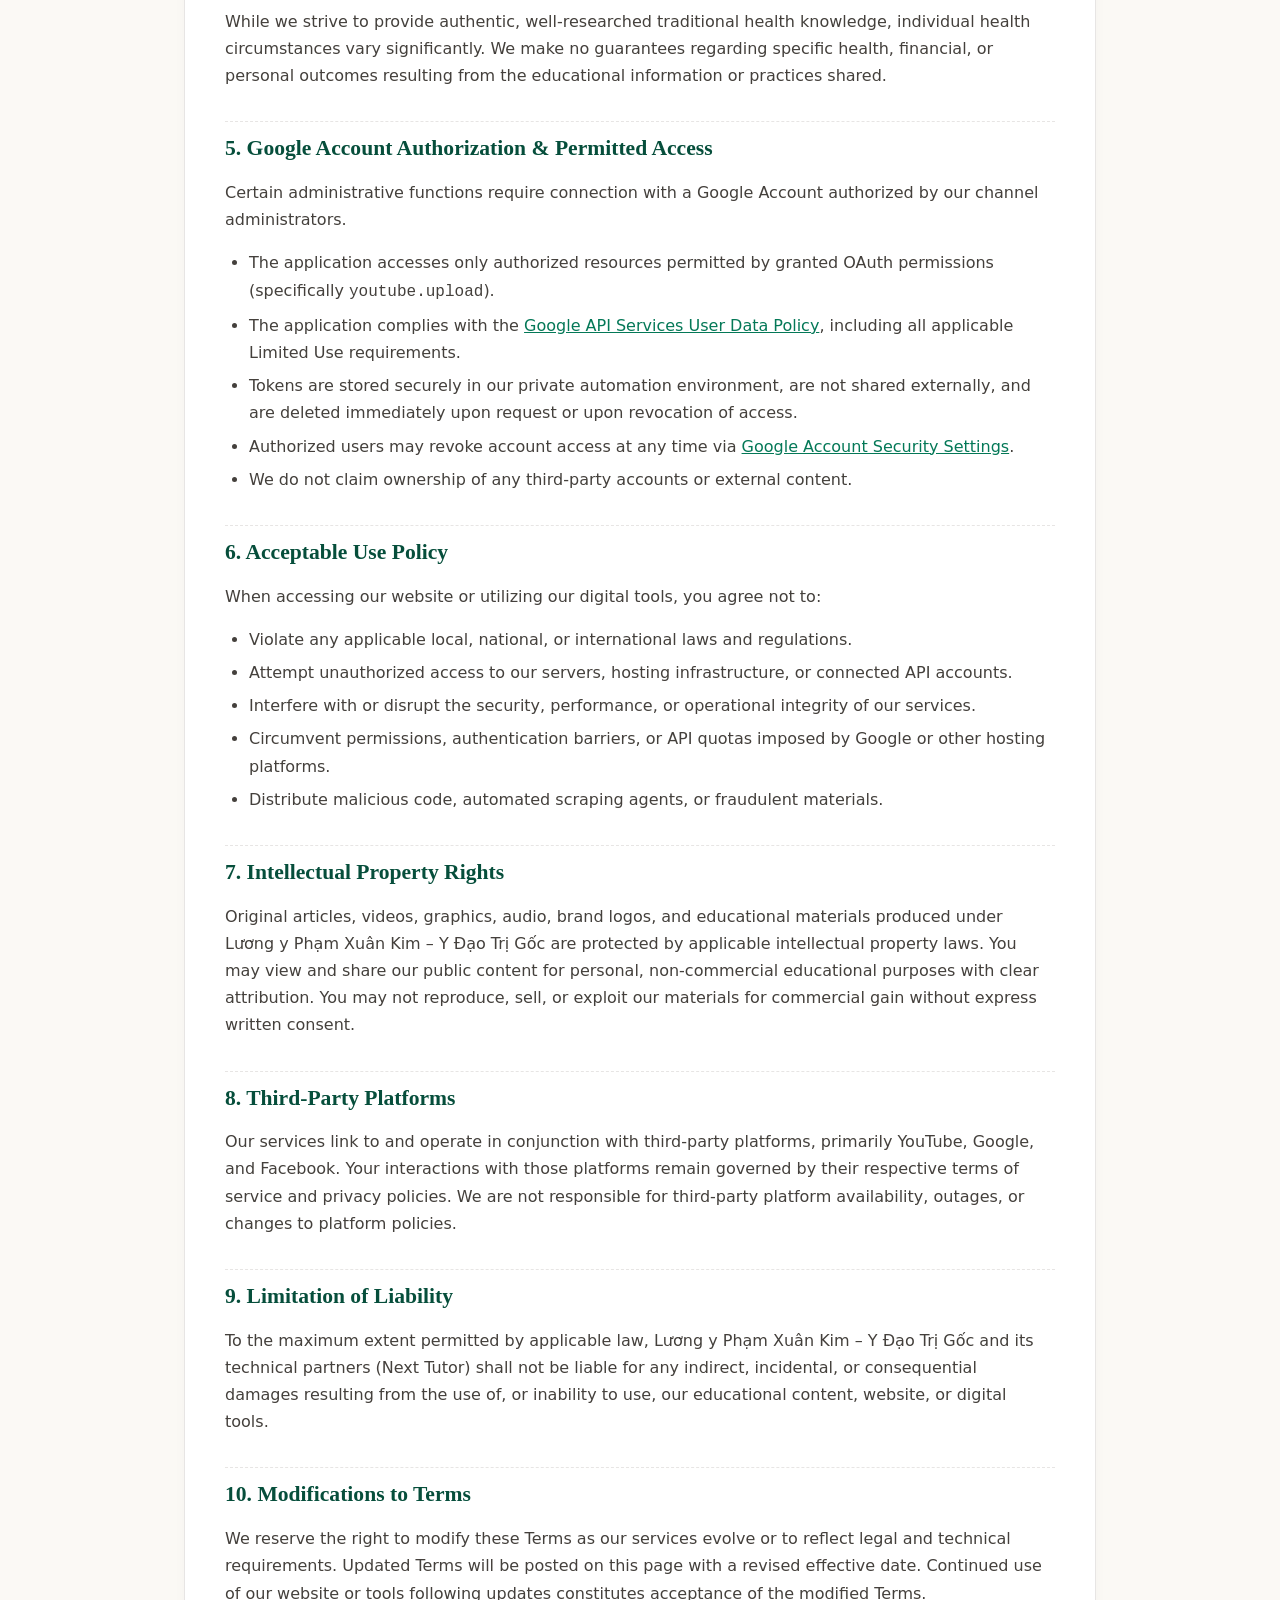
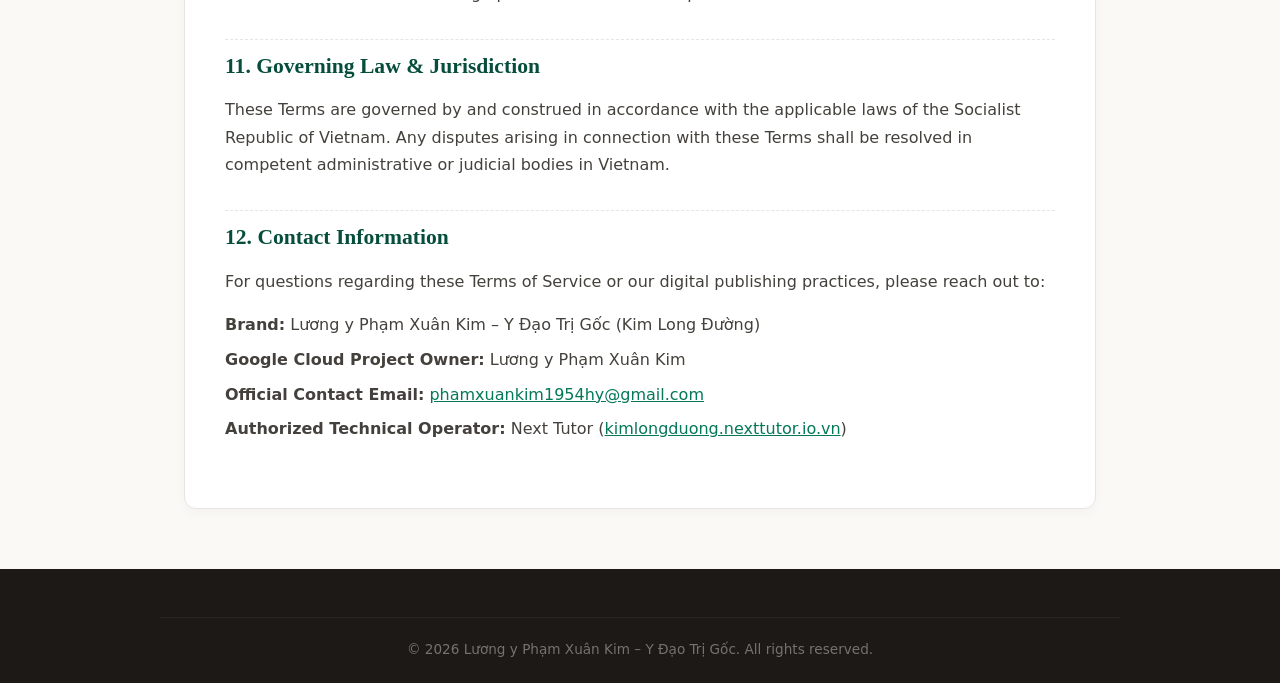
<file: apps/kim-long-duong/terms/index.html>
<!DOCTYPE html>
<html lang="en">
<head>
  <meta charset="UTF-8">
  <meta name="viewport" content="width=device-width, initial-scale=1.0">
  <title>Terms of Service - Kim Long Đường (Lương y Phạm Xuân Kim)</title>
  <meta name="description" content="Terms of Service for Kim Long Đường digital tools, website, and educational services.">
  <link rel="stylesheet" href="/assets/css/style.css">
  <link rel="icon" type="image/x-icon" href="/favicon.ico">
  <link rel="icon" type="image/png" sizes="32x32" href="/assets/images/favicon-32x32.png">
  <link rel="icon" type="image/png" sizes="16x16" href="/assets/images/favicon-16x16.png">
  <link rel="apple-touch-icon" sizes="180x180" href="/assets/images/apple-touch-icon.png">
  <meta property="og:image" content="https://kimlongduong.nexttutor.io.vn/assets/images/og-image.png">
  <link rel="alternate" hreflang="vi" href="https://kimlongduong.nexttutor.io.vn/apps/kim-long-duong/vi/terms/">
  <link rel="alternate" hreflang="en" href="https://kimlongduong.nexttutor.io.vn/apps/kim-long-duong/terms/">
  <link rel="canonical" href="https://kimlongduong.nexttutor.io.vn/apps/kim-long-duong/terms/">
</head>
<body>
  <!-- Header -->
  <header class="site-header">
    <div class="container header-inner">
      <a href="/apps/kim-long-duong/" class="brand-link">
        <img src="/assets/images/kimlongduong-logo.svg" alt="Kim Long Đường Logo" width="44" height="44">
        <div>
          <div class="brand-title">Kim Long Đường</div>
          <div class="brand-subtitle">Lương y Phạm Xuân Kim – Y Đạo Trị Gốc</div>
        </div>
      </a>
      <nav>
        <ul class="nav-links">
          <li><a href="/apps/kim-long-duong/">Home</a></li>
          <li><a href="/apps/kim-long-duong/privacy/">Privacy Policy</a></li>
          <li><a href="/apps/kim-long-duong/terms/" class="active">Terms of Service</a></li>
          <li class="lang-switch">
            <a href="/apps/kim-long-duong/terms/" class="active">EN</a>
            <a href="/apps/kim-long-duong/vi/terms/">VI</a>
          </li>
        </ul>
      </nav>
    </div>
  </header>

  <!-- Content -->
  <div class="container">
    <article class="legal-content">
      <div class="legal-header">
        <h1>Terms of Service</h1>
        <div class="legal-meta">
          <span><strong>Effective Date:</strong> October 18, 2026</span>
          <span><strong>Brand / Initiative:</strong> Lương y Phạm Xuân Kim – Y Đạo Trị Gốc</span>
          <span><strong>Application Name:</strong> Kim Long Đường</span>
          <span><strong>Google Cloud Project Owner:</strong> Lương y Phạm Xuân Kim</span>
          <span><strong>Authorized Technical Operator:</strong> Next Tutor</span>
        </div>
      </div>

      <h2>1. Acceptance of These Terms</h2>
      <p>
        These Terms of Service ("Terms") govern your access to and use of the website, digital publishing tools, applications, and educational resources operated under the brand <strong>Lương y Phạm Xuân Kim – Y Đạo Trị Gốc</strong> ("we," "our," or "us"), hosted at <a href="https://kimlongduong.nexttutor.io.vn" style="color: var(--primary-jade);">https://kimlongduong.nexttutor.io.vn</a>.
      </p>
      <p>
        By using this application or website, users also acknowledge and agree to be bound by the <a href="https://www.youtube.com/t/terms" target="_blank" rel="noopener noreferrer" style="color: var(--primary-jade);">YouTube Terms of Service</a>.
      </p>
      <p>
        The associated Google Cloud project and API integrations are owned directly under Lương y Phạm Xuân Kim's Google account. Technical operations, configuration, and infrastructure maintenance are conducted by <strong>Next Tutor</strong> under express technical authorization.
      </p>
      <p>
        By accessing or using our website and connected digital applications, you agree to be bound by these Terms. If you do not agree, please discontinue using our services.
      </p>

      <h2>2. About Our Services and Digital Tools</h2>
      <p>
        Lương y Phạm Xuân Kim – Y Đạo Trị Gốc provides educational materials and digital publishing workflows related to:
      </p>
      <ul>
        <li>Traditional Oriental medicine, natural therapies, and holistic wellness.</li>
        <li>Balanced living, natural dietary habits, and stress management in modern society.</li>
        <li>Metabolic and reproductive health education.</li>
        <li>Applied feng shui principles promoting spatial harmony in living environments.</li>
        <li>Automated content organization and video publishing to our official YouTube channel.</li>
      </ul>
      <p>
        Our digital application integrates with Google services (specifically the YouTube Data API) under authorized administrator credentials to manage and publish video content directly to our official YouTube channel.
      </p>

      <h2>3. Educational and Medical Disclaimer</h2>
      <div class="callout disclaimer">
        <div class="callout-title">Notice Regarding Health Content</div>
        <p>
          All information published on our website, social media, and YouTube videos is intended solely for general educational and knowledge-sharing purposes. It does <strong>not</strong> constitute medical advice, clinical diagnosis, or a personalized medical prescription.
        </p>
        <p style="margin-bottom: 0;">
          Always seek the advice of a qualified, licensed physician or healthcare specialist regarding any medical condition or before starting any herbal regimen. Never disregard professional medical advice or delay seeking care because of educational information provided through our platforms.
        </p>
      </div>

      <h2>4. No Guaranteed Outcomes</h2>
      <p>
        While we strive to provide authentic, well-researched traditional health knowledge, individual health circumstances vary significantly. We make no guarantees regarding specific health, financial, or personal outcomes resulting from the educational information or practices shared.
      </p>

      <h2>5. Google Account Authorization &amp; Permitted Access</h2>
      <p>
        Certain administrative functions require connection with a Google Account authorized by our channel administrators.
      </p>
      <ul>
        <li>The application accesses only authorized resources permitted by granted OAuth permissions (specifically <code>youtube.upload</code>).</li>
        <li>The application complies with the <a href="https://developers.google.com/terms/api-services-user-data-policy" target="_blank" rel="noopener noreferrer" style="color: var(--primary-jade);">Google API Services User Data Policy</a>, including all applicable Limited Use requirements.</li>
        <li>Tokens are stored securely in our private automation environment, are not shared externally, and are deleted immediately upon request or upon revocation of access.</li>
        <li>Authorized users may revoke account access at any time via <a href="https://myaccount.google.com/permissions" target="_blank" rel="noopener noreferrer" style="color: var(--primary-jade);">Google Account Security Settings</a>.</li>
        <li>We do not claim ownership of any third-party accounts or external content.</li>
      </ul>

      <h2>6. Acceptable Use Policy</h2>
      <p>When accessing our website or utilizing our digital tools, you agree not to:</p>
      <ul>
        <li>Violate any applicable local, national, or international laws and regulations.</li>
        <li>Attempt unauthorized access to our servers, hosting infrastructure, or connected API accounts.</li>
        <li>Interfere with or disrupt the security, performance, or operational integrity of our services.</li>
        <li>Circumvent permissions, authentication barriers, or API quotas imposed by Google or other hosting platforms.</li>
        <li>Distribute malicious code, automated scraping agents, or fraudulent materials.</li>
      </ul>

      <h2>7. Intellectual Property Rights</h2>
      <p>
        Original articles, videos, graphics, audio, brand logos, and educational materials produced under Lương y Phạm Xuân Kim – Y Đạo Trị Gốc are protected by applicable intellectual property laws. You may view and share our public content for personal, non-commercial educational purposes with clear attribution. You may not reproduce, sell, or exploit our materials for commercial gain without express written consent.
      </p>

      <h2>8. Third-Party Platforms</h2>
      <p>
        Our services link to and operate in conjunction with third-party platforms, primarily YouTube, Google, and Facebook. Your interactions with those platforms remain governed by their respective terms of service and privacy policies. We are not responsible for third-party platform availability, outages, or changes to platform policies.
      </p>

      <h2>9. Limitation of Liability</h2>
      <p>
        To the maximum extent permitted by applicable law, Lương y Phạm Xuân Kim – Y Đạo Trị Gốc and its technical partners (Next Tutor) shall not be liable for any indirect, incidental, or consequential damages resulting from the use of, or inability to use, our educational content, website, or digital tools.
      </p>

      <h2>10. Modifications to Terms</h2>
      <p>
        We reserve the right to modify these Terms as our services evolve or to reflect legal and technical requirements. Updated Terms will be posted on this page with a revised effective date. Continued use of our website or tools following updates constitutes acceptance of the modified Terms.
      </p>

      <h2>11. Governing Law &amp; Jurisdiction</h2>
      <p>
        These Terms are governed by and construed in accordance with the applicable laws of the Socialist Republic of Vietnam. Any disputes arising in connection with these Terms shall be resolved in competent administrative or judicial bodies in Vietnam.
      </p>

      <h2>12. Contact Information</h2>
      <p>For questions regarding these Terms of Service or our digital publishing practices, please reach out to:</p>
      <ul style="list-style: none; padding-left: 0; line-height: 1.8;">
        <li><strong>Brand:</strong> Lương y Phạm Xuân Kim – Y Đạo Trị Gốc (Kim Long Đường)</li>
        <li><strong>Google Cloud Project Owner:</strong> Lương y Phạm Xuân Kim</li>
        <li><strong>Official Contact Email:</strong> <a href="mailto:phamxuankim1954hy@gmail.com" style="color: var(--primary-jade);">phamxuankim1954hy@gmail.com</a></li>
        <li><strong>Authorized Technical Operator:</strong> Next Tutor (<a href="https://kimlongduong.nexttutor.io.vn" style="color: var(--primary-jade);">kimlongduong.nexttutor.io.vn</a>)</li>
      </ul>
    </article>
  </div>

  <!-- Footer -->
  <footer class="site-footer">
    <div class="container footer-bottom">
      &copy; 2026 Lương y Phạm Xuân Kim – Y Đạo Trị Gốc. All rights reserved.
    </div>
  </footer>
</body>
</html>
</file>
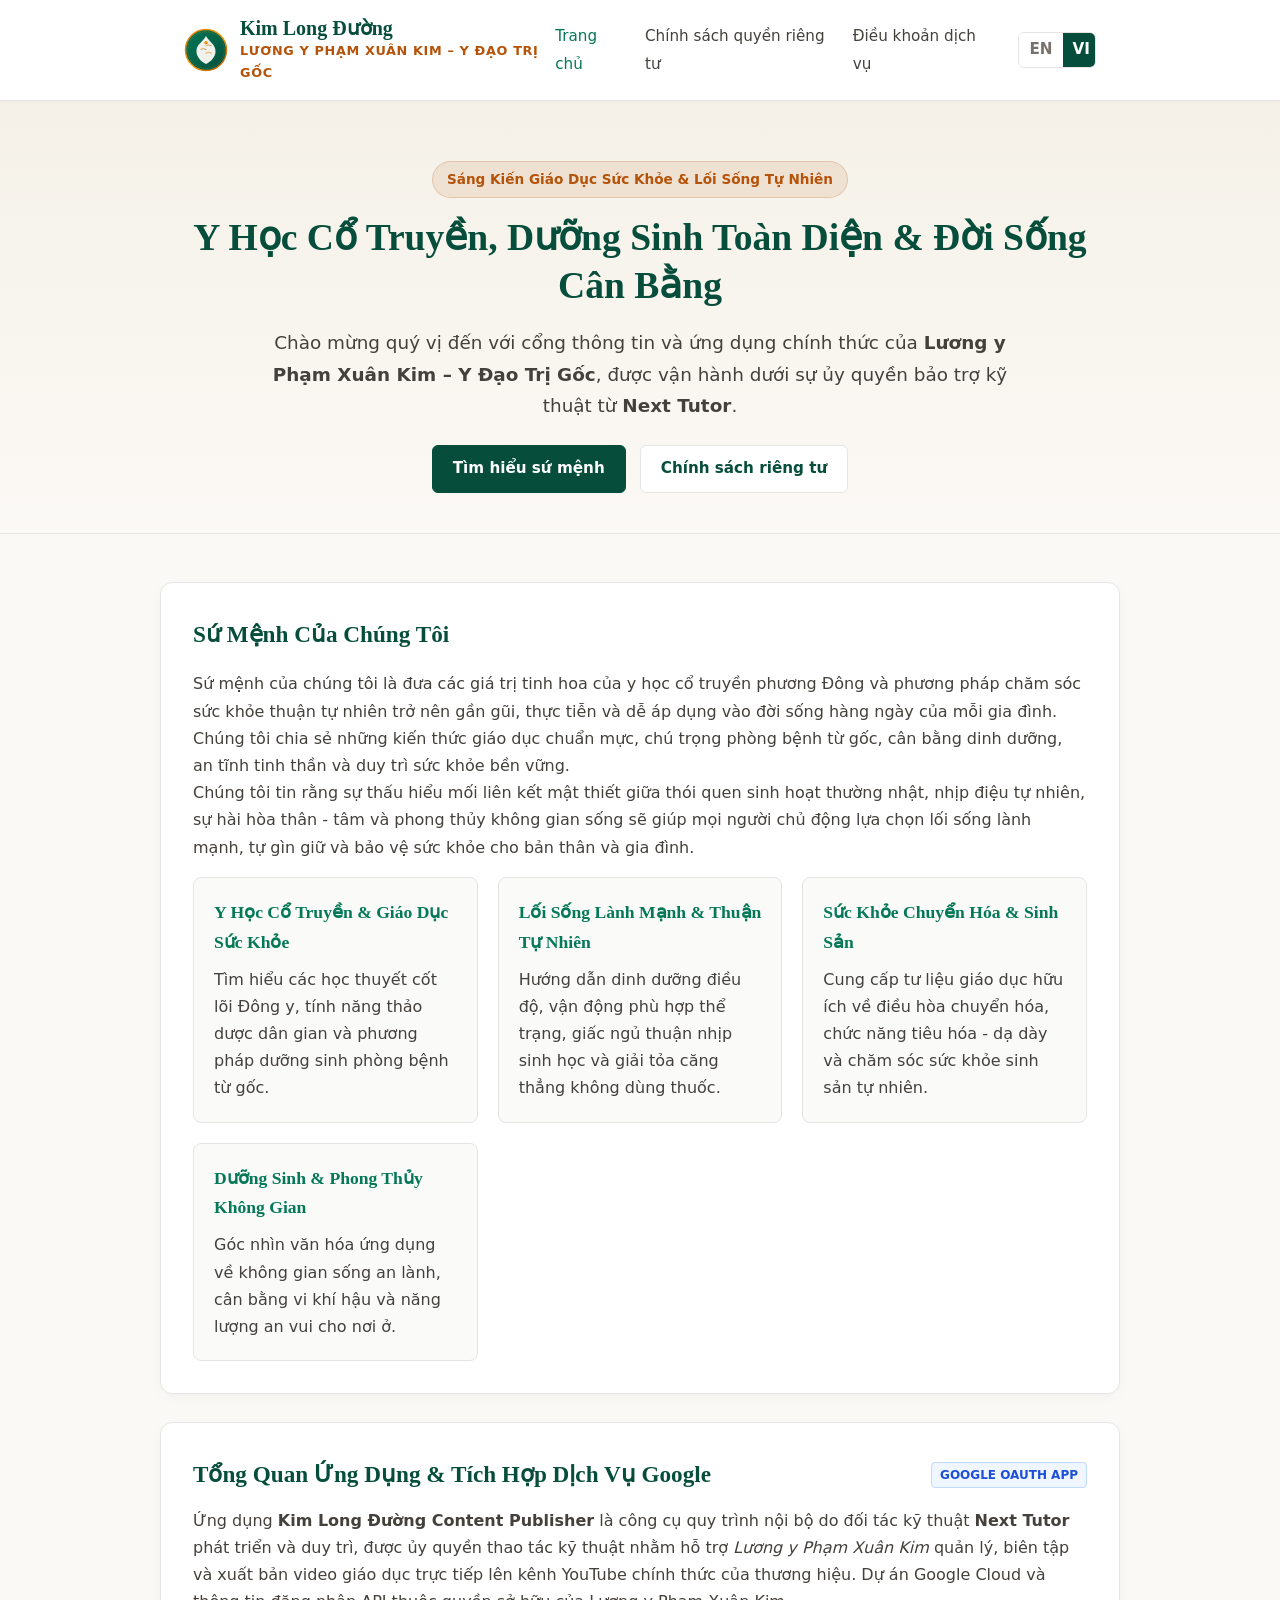
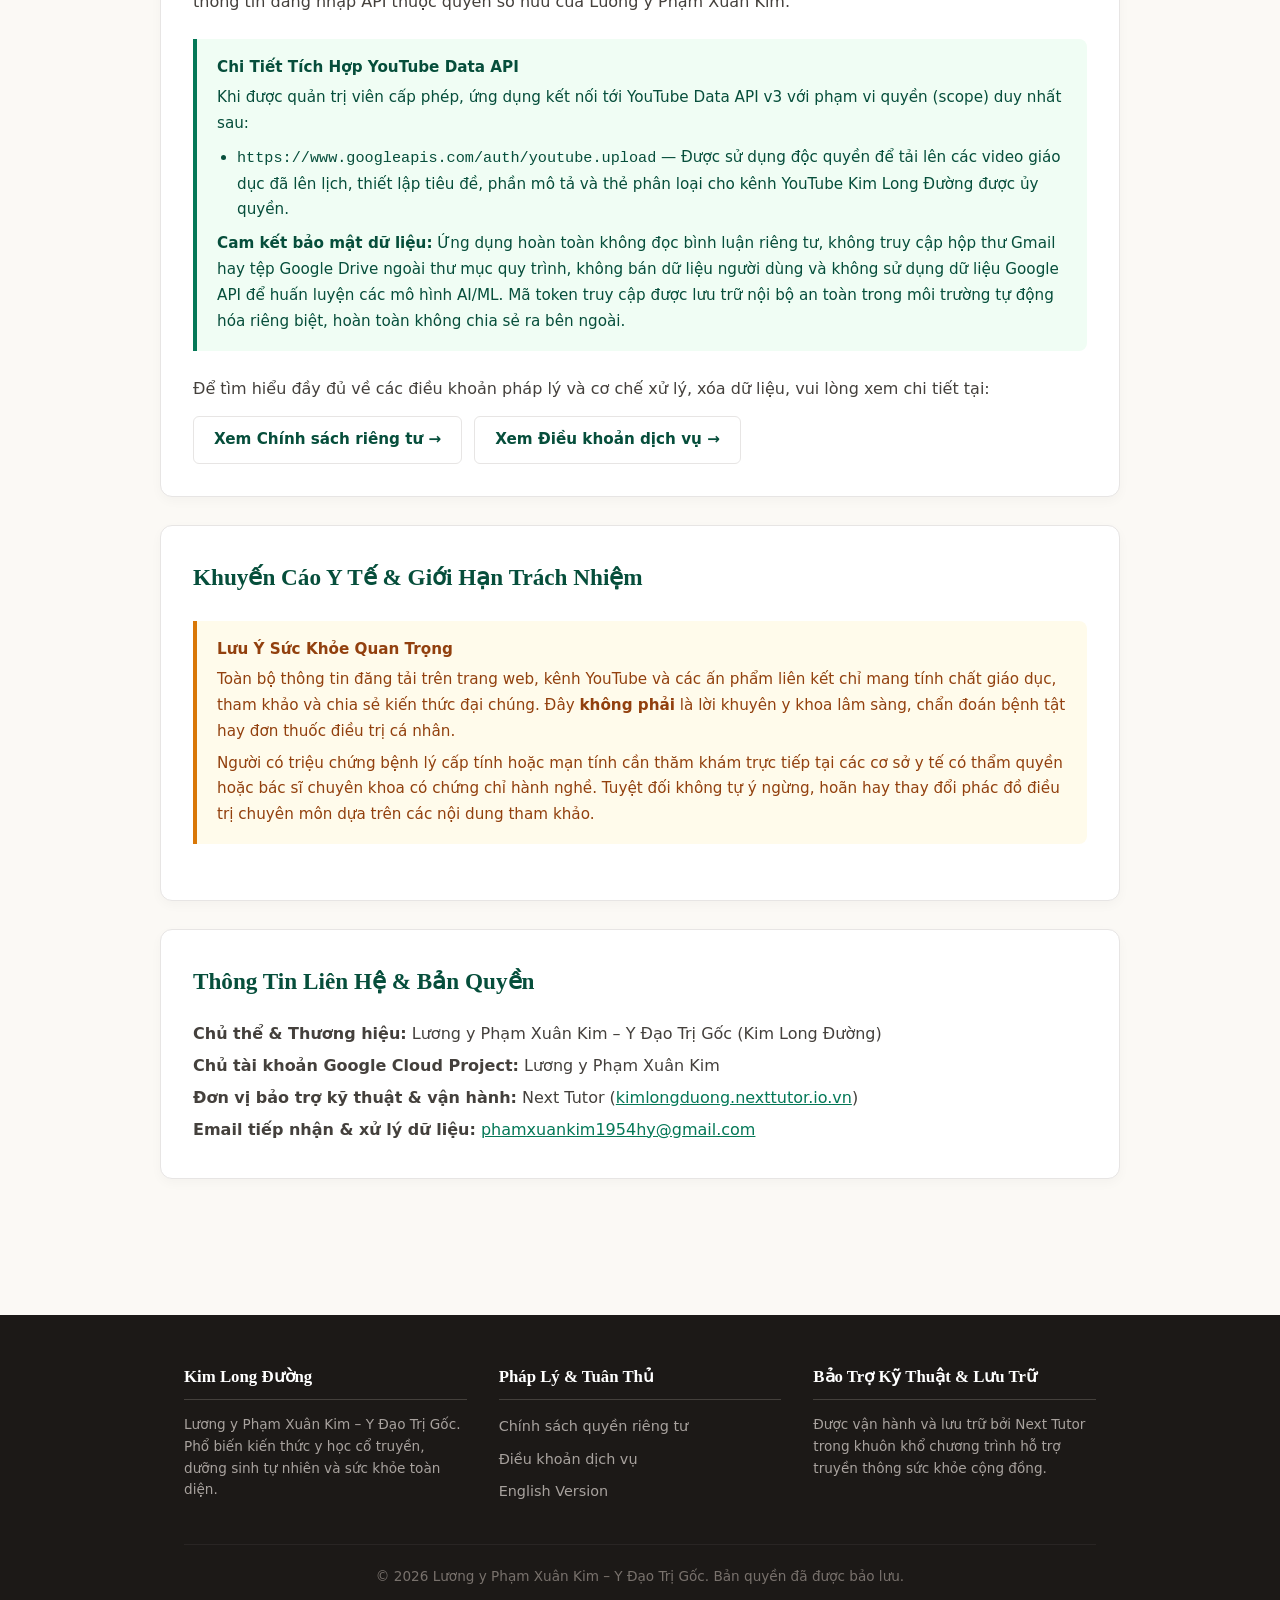
<file: apps/kim-long-duong/vi/index.html>
<!DOCTYPE html>
<html lang="vi">
<head>
  <meta charset="UTF-8">
  <meta name="viewport" content="width=device-width, initial-scale=1.0">
  <title>Kim Long Đường - Y Học Cổ Truyền &amp; Chăm Sóc Sức Khỏe Toàn Diện | Trang Chủ Ứng Dụng</title>
  <meta name="description" content="Trang thông tin và ứng dụng chính thức của Lương y Phạm Xuân Kim – Y Đạo Trị Gốc (Kim Long Đường). Phổ biến kiến thức y học cổ truyền, lối sống tự nhiên và tự động hóa xuất bản video.">
  <link rel="stylesheet" href="/assets/css/style.css">
  <link rel="icon" type="image/x-icon" href="/favicon.ico">
  <link rel="icon" type="image/png" sizes="32x32" href="/assets/images/favicon-32x32.png">
  <link rel="icon" type="image/png" sizes="16x16" href="/assets/images/favicon-16x16.png">
  <link rel="apple-touch-icon" sizes="180x180" href="/assets/images/apple-touch-icon.png">
  <meta property="og:image" content="https://kimlongduong.nexttutor.io.vn/assets/images/og-image.png">
  <link rel="alternate" hreflang="vi" href="https://kimlongduong.nexttutor.io.vn/apps/kim-long-duong/vi/">
  <link rel="alternate" hreflang="en" href="https://kimlongduong.nexttutor.io.vn/apps/kim-long-duong/">
  <link rel="canonical" href="https://kimlongduong.nexttutor.io.vn/apps/kim-long-duong/vi/">
</head>
<body>
  <!-- Header -->
  <header class="site-header">
    <div class="container header-inner">
      <a href="/apps/kim-long-duong/vi/" class="brand-link">
        <img src="/assets/images/kimlongduong-logo.svg" alt="Kim Long Đường Logo" width="44" height="44">
        <div>
          <div class="brand-title">Kim Long Đường</div>
          <div class="brand-subtitle">Lương y Phạm Xuân Kim – Y Đạo Trị Gốc</div>
        </div>
      </a>
      <nav>
        <ul class="nav-links">
          <li><a href="/apps/kim-long-duong/vi/" class="active">Trang chủ</a></li>
          <li><a href="/apps/kim-long-duong/vi/privacy/">Chính sách quyền riêng tư</a></li>
          <li><a href="/apps/kim-long-duong/vi/terms/">Điều khoản dịch vụ</a></li>
          <li class="lang-switch">
            <a href="/apps/kim-long-duong/">EN</a>
            <a href="/apps/kim-long-duong/vi/" class="active">VI</a>
          </li>
        </ul>
      </nav>
    </div>
  </header>

  <!-- Hero -->
  <section class="hero">
    <div class="container">
      <span class="hero-badge">Sáng Kiến Giáo Dục Sức Khỏe &amp; Lối Sống Tự Nhiên</span>
      <h1>Y Học Cổ Truyền, Dưỡng Sinh Toàn Diện &amp; Đời Sống Cân Bằng</h1>
      <p class="lead">
        Chào mừng quý vị đến với cổng thông tin và ứng dụng chính thức của <strong>Lương y Phạm Xuân Kim – Y Đạo Trị Gốc</strong>, được vận hành dưới sự ủy quyền bảo trợ kỹ thuật từ <strong>Next Tutor</strong>.
      </p>
      <div style="display: flex; justify-content: center; gap: 14px; margin-top: 20px;">
        <a href="#about" class="btn btn-primary">Tìm hiểu sứ mệnh</a>
        <a href="/apps/kim-long-duong/vi/privacy/" class="btn btn-secondary">Chính sách riêng tư</a>
      </div>
    </div>
  </section>

  <!-- Main Content -->
  <main class="container section" id="about">
    <!-- Sứ mệnh -->
    <div class="card">
      <h2 class="card-title">Sứ Mệnh Của Chúng Tôi</h2>
      <p>
        Sứ mệnh của chúng tôi là đưa các giá trị tinh hoa của y học cổ truyền phương Đông và phương pháp chăm sóc sức khỏe thuận tự nhiên trở nên gần gũi, thực tiễn và dễ áp dụng vào đời sống hàng ngày của mỗi gia đình. Chúng tôi chia sẻ những kiến thức giáo dục chuẩn mực, chú trọng phòng bệnh từ gốc, cân bằng dinh dưỡng, an tĩnh tinh thần và duy trì sức khỏe bền vững.
      </p>
      <p>
        Chúng tôi tin rằng sự thấu hiểu mối liên kết mật thiết giữa thói quen sinh hoạt thường nhật, nhịp điệu tự nhiên, sự hài hòa thân - tâm và phong thủy không gian sống sẽ giúp mọi người chủ động lựa chọn lối sống lành mạnh, tự gìn giữ và bảo vệ sức khỏe cho bản thân và gia đình.
      </p>

      <div class="grid-2">
        <div class="feature-box">
          <h3>Y Học Cổ Truyền &amp; Giáo Dục Sức Khỏe</h3>
          <p>Tìm hiểu các học thuyết cốt lõi Đông y, tính năng thảo dược dân gian và phương pháp dưỡng sinh phòng bệnh từ gốc.</p>
        </div>
        <div class="feature-box">
          <h3>Lối Sống Lành Mạnh &amp; Thuận Tự Nhiên</h3>
          <p>Hướng dẫn dinh dưỡng điều độ, vận động phù hợp thể trạng, giấc ngủ thuận nhịp sinh học và giải tỏa căng thẳng không dùng thuốc.</p>
        </div>
        <div class="feature-box">
          <h3>Sức Khỏe Chuyển Hóa &amp; Sinh Sản</h3>
          <p>Cung cấp tư liệu giáo dục hữu ích về điều hòa chuyển hóa, chức năng tiêu hóa - dạ dày và chăm sóc sức khỏe sinh sản tự nhiên.</p>
        </div>
        <div class="feature-box">
          <h3>Dưỡng Sinh &amp; Phong Thủy Không Gian</h3>
          <p>Góc nhìn văn hóa ứng dụng về không gian sống an lành, cân bằng vi khí hậu và năng lượng an vui cho nơi ở.</p>
        </div>
      </div>
    </div>

    <!-- Tích hợp Google OAuth & Ứng dụng -->
    <div class="card">
      <div style="display: flex; justify-content: space-between; align-items: center; margin-bottom: 12px;">
        <h2 class="card-title" style="margin-bottom: 0;">Tổng Quan Ứng Dụng &amp; Tích Hợp Dịch Vụ Google</h2>
        <span class="badge-tag oauth">Google OAuth App</span>
      </div>
      <p>
        Ứng dụng <strong>Kim Long Đường Content Publisher</strong> là công cụ quy trình nội bộ do đối tác kỹ thuật <strong>Next Tutor</strong> phát triển và duy trì, được ủy quyền thao tác kỹ thuật nhằm hỗ trợ <em>Lương y Phạm Xuân Kim</em> quản lý, biên tập và xuất bản video giáo dục trực tiếp lên kênh YouTube chính thức của thương hiệu. Dự án Google Cloud và thông tin đăng nhập API thuộc quyền sở hữu của Lương y Phạm Xuân Kim.
      </p>

      <div class="callout google">
        <div class="callout-title">Chi Tiết Tích Hợp YouTube Data API</div>
        <p style="margin-bottom: 8px;">
          Khi được quản trị viên cấp phép, ứng dụng kết nối tới YouTube Data API v3 với phạm vi quyền (scope) duy nhất sau:
        </p>
        <ul style="margin-left: 20px; margin-bottom: 8px;">
          <li><code>https://www.googleapis.com/auth/youtube.upload</code> — Được sử dụng độc quyền để tải lên các video giáo dục đã lên lịch, thiết lập tiêu đề, phần mô tả và thẻ phân loại cho kênh YouTube Kim Long Đường được ủy quyền.</li>
        </ul>
        <p style="margin-bottom: 0;">
          <strong>Cam kết bảo mật dữ liệu:</strong> Ứng dụng hoàn toàn không đọc bình luận riêng tư, không truy cập hộp thư Gmail hay tệp Google Drive ngoài thư mục quy trình, không bán dữ liệu người dùng và không sử dụng dữ liệu Google API để huấn luyện các mô hình AI/ML. Mã token truy cập được lưu trữ nội bộ an toàn trong môi trường tự động hóa riêng biệt, hoàn toàn không chia sẻ ra bên ngoài.
        </p>
      </div>

      <p>
        Để tìm hiểu đầy đủ về các điều khoản pháp lý và cơ chế xử lý, xóa dữ liệu, vui lòng xem chi tiết tại:
      </p>
      <div style="display: flex; gap: 12px; margin-top: 14px;">
        <a href="/apps/kim-long-duong/vi/privacy/" class="btn btn-secondary">Xem Chính sách riêng tư &rarr;</a>
        <a href="/apps/kim-long-duong/vi/terms/" class="btn btn-secondary">Xem Điều khoản dịch vụ &rarr;</a>
      </div>
    </div>

    <!-- Miễn trừ y tế -->
    <div class="card">
      <h2 class="card-title">Khuyến Cáo Y Tế &amp; Giới Hạn Trách Nhiệm</h2>
      <div class="callout disclaimer">
        <div class="callout-title">Lưu Ý Sức Khỏe Quan Trọng</div>
        <p style="margin-bottom: 6px;">
          Toàn bộ thông tin đăng tải trên trang web, kênh YouTube và các ấn phẩm liên kết chỉ mang tính chất giáo dục, tham khảo và chia sẻ kiến thức đại chúng. Đây <strong>không phải</strong> là lời khuyên y khoa lâm sàng, chẩn đoán bệnh tật hay đơn thuốc điều trị cá nhân.
        </p>
        <p style="margin-bottom: 0;">
          Người có triệu chứng bệnh lý cấp tính hoặc mạn tính cần thăm khám trực tiếp tại các cơ sở y tế có thẩm quyền hoặc bác sĩ chuyên khoa có chứng chỉ hành nghề. Tuyệt đối không tự ý ngừng, hoãn hay thay đổi phác đồ điều trị chuyên môn dựa trên các nội dung tham khảo.
        </p>
      </div>
    </div>

    <!-- Thông tin liên hệ -->
    <div class="card">
      <h2 class="card-title">Thông Tin Liên Hệ &amp; Bản Quyền</h2>
      <ul style="list-style: none; padding-left: 0; line-height: 2;">
        <li><strong>Chủ thể &amp; Thương hiệu:</strong> Lương y Phạm Xuân Kim – Y Đạo Trị Gốc (Kim Long Đường)</li>
        <li><strong>Chủ tài khoản Google Cloud Project:</strong> Lương y Phạm Xuân Kim</li>
        <li><strong>Đơn vị bảo trợ kỹ thuật &amp; vận hành:</strong> Next Tutor (<a href="https://kimlongduong.nexttutor.io.vn" style="color: var(--primary-jade);">kimlongduong.nexttutor.io.vn</a>)</li>
        <li><strong>Email tiếp nhận &amp; xử lý dữ liệu:</strong> <a href="mailto:phamxuankim1954hy@gmail.com" style="color: var(--primary-jade);">phamxuankim1954hy@gmail.com</a></li>
      </ul>
    </div>
  </main>

  <!-- Footer -->
  <footer class="site-footer">
    <div class="container">
      <div class="footer-grid">
        <div class="footer-col">
          <h4>Kim Long Đường</h4>
          <p style="font-size: 0.85rem; line-height: 1.6; color: #A8A29E;">
            Lương y Phạm Xuân Kim – Y Đạo Trị Gốc. Phổ biến kiến thức y học cổ truyền, dưỡng sinh tự nhiên và sức khỏe toàn diện.
          </p>
        </div>
        <div class="footer-col">
          <h4>Pháp Lý &amp; Tuân Thủ</h4>
          <ul>
            <li><a href="/apps/kim-long-duong/vi/privacy/">Chính sách quyền riêng tư</a></li>
            <li><a href="/apps/kim-long-duong/vi/terms/">Điều khoản dịch vụ</a></li>
            <li><a href="/apps/kim-long-duong/">English Version</a></li>
          </ul>
        </div>
        <div class="footer-col">
          <h4>Bảo Trợ Kỹ Thuật &amp; Lưu Trữ</h4>
          <p style="font-size: 0.85rem; line-height: 1.6; color: #A8A29E;">
            Được vận hành và lưu trữ bởi Next Tutor trong khuôn khổ chương trình hỗ trợ truyền thông sức khỏe cộng đồng.
          </p>
        </div>
      </div>
      <div class="footer-bottom">
        &copy; 2026 Lương y Phạm Xuân Kim – Y Đạo Trị Gốc. Bản quyền đã được bảo lưu.
      </div>
    </div>
  </footer>
</body>
</html>
</file>
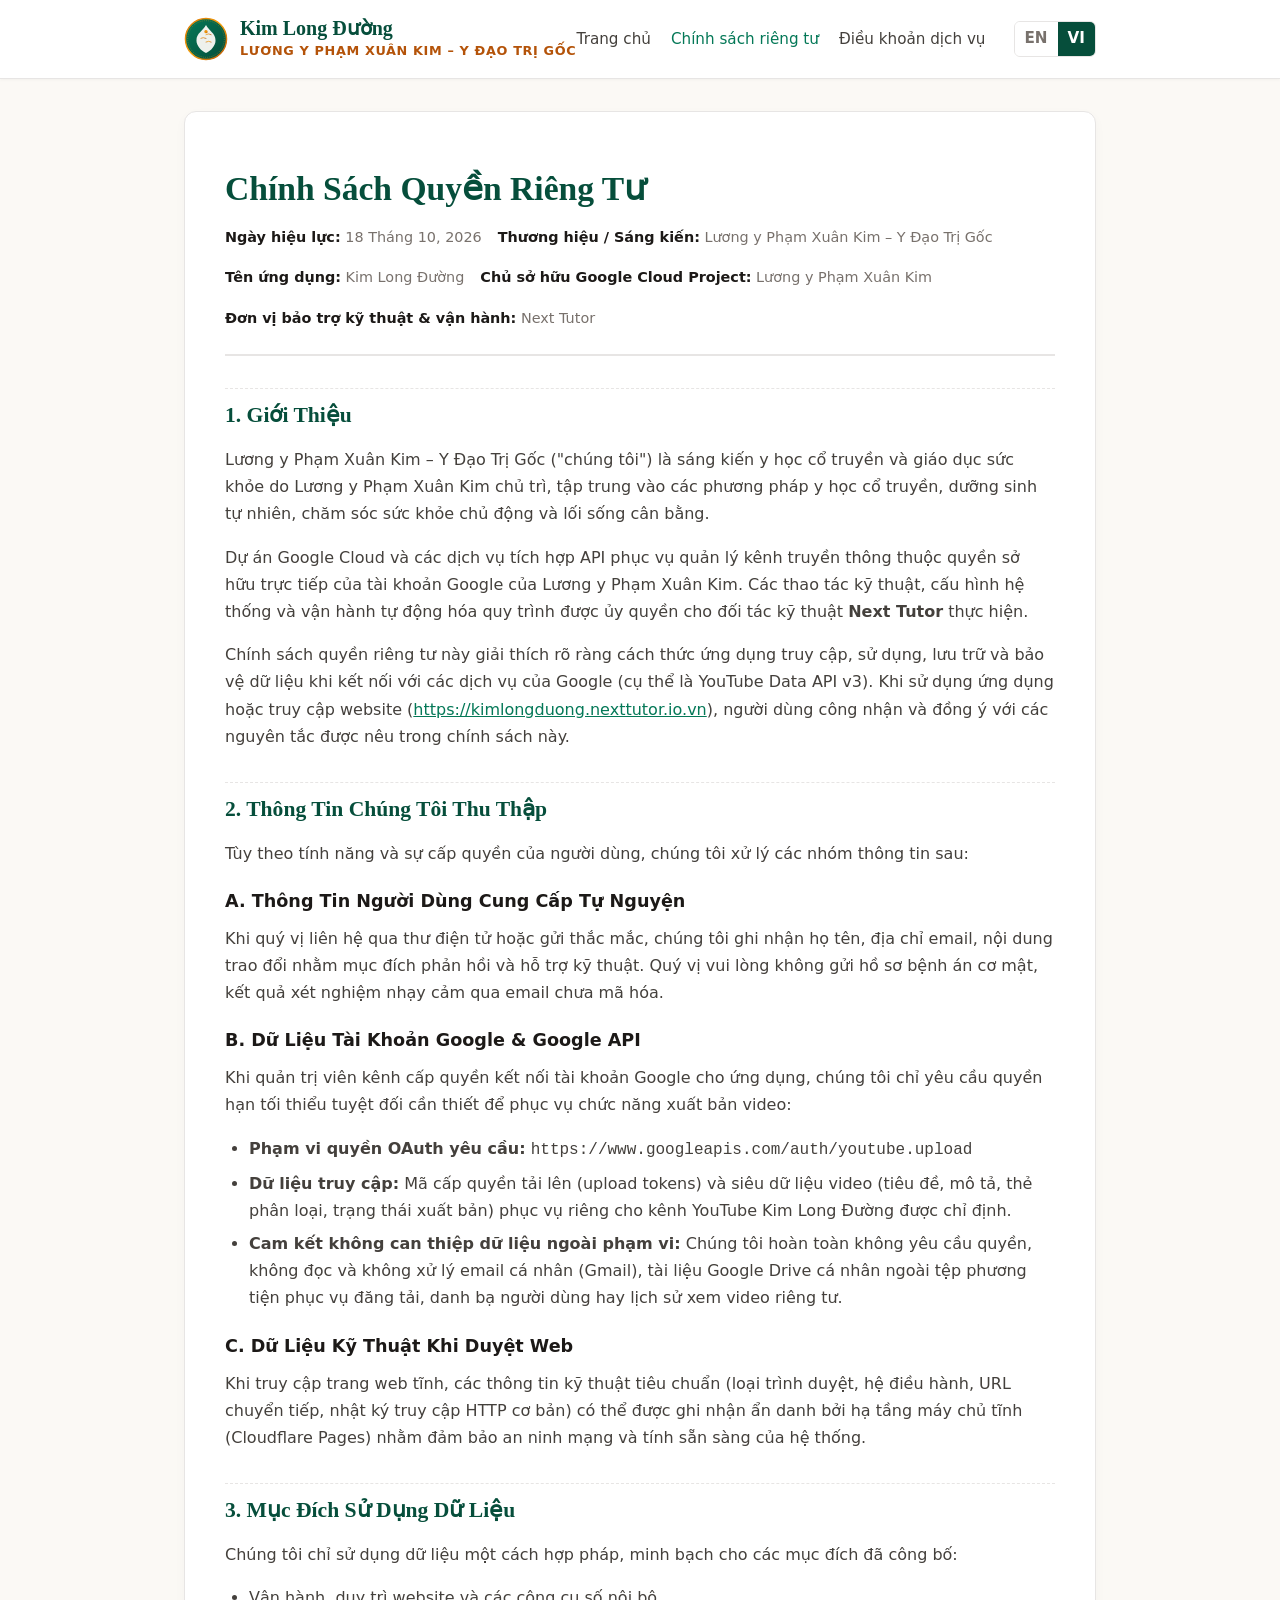
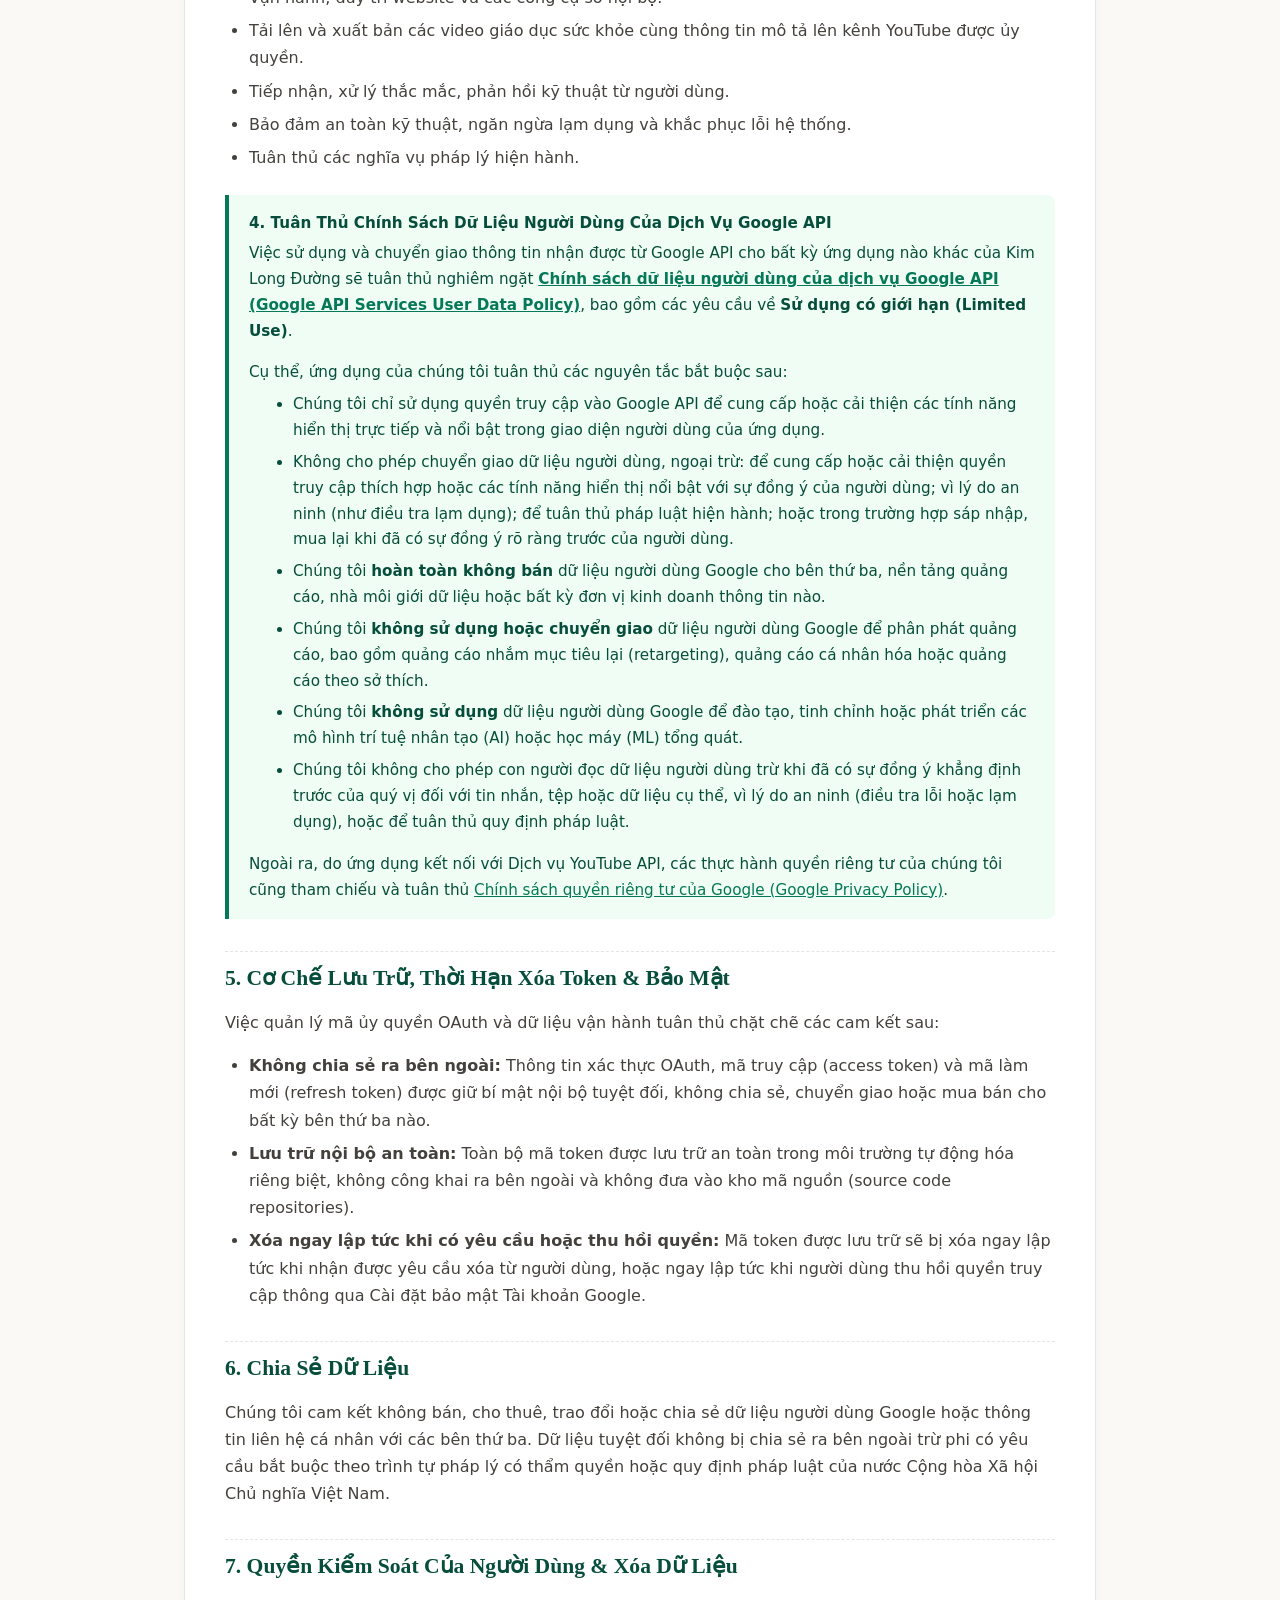
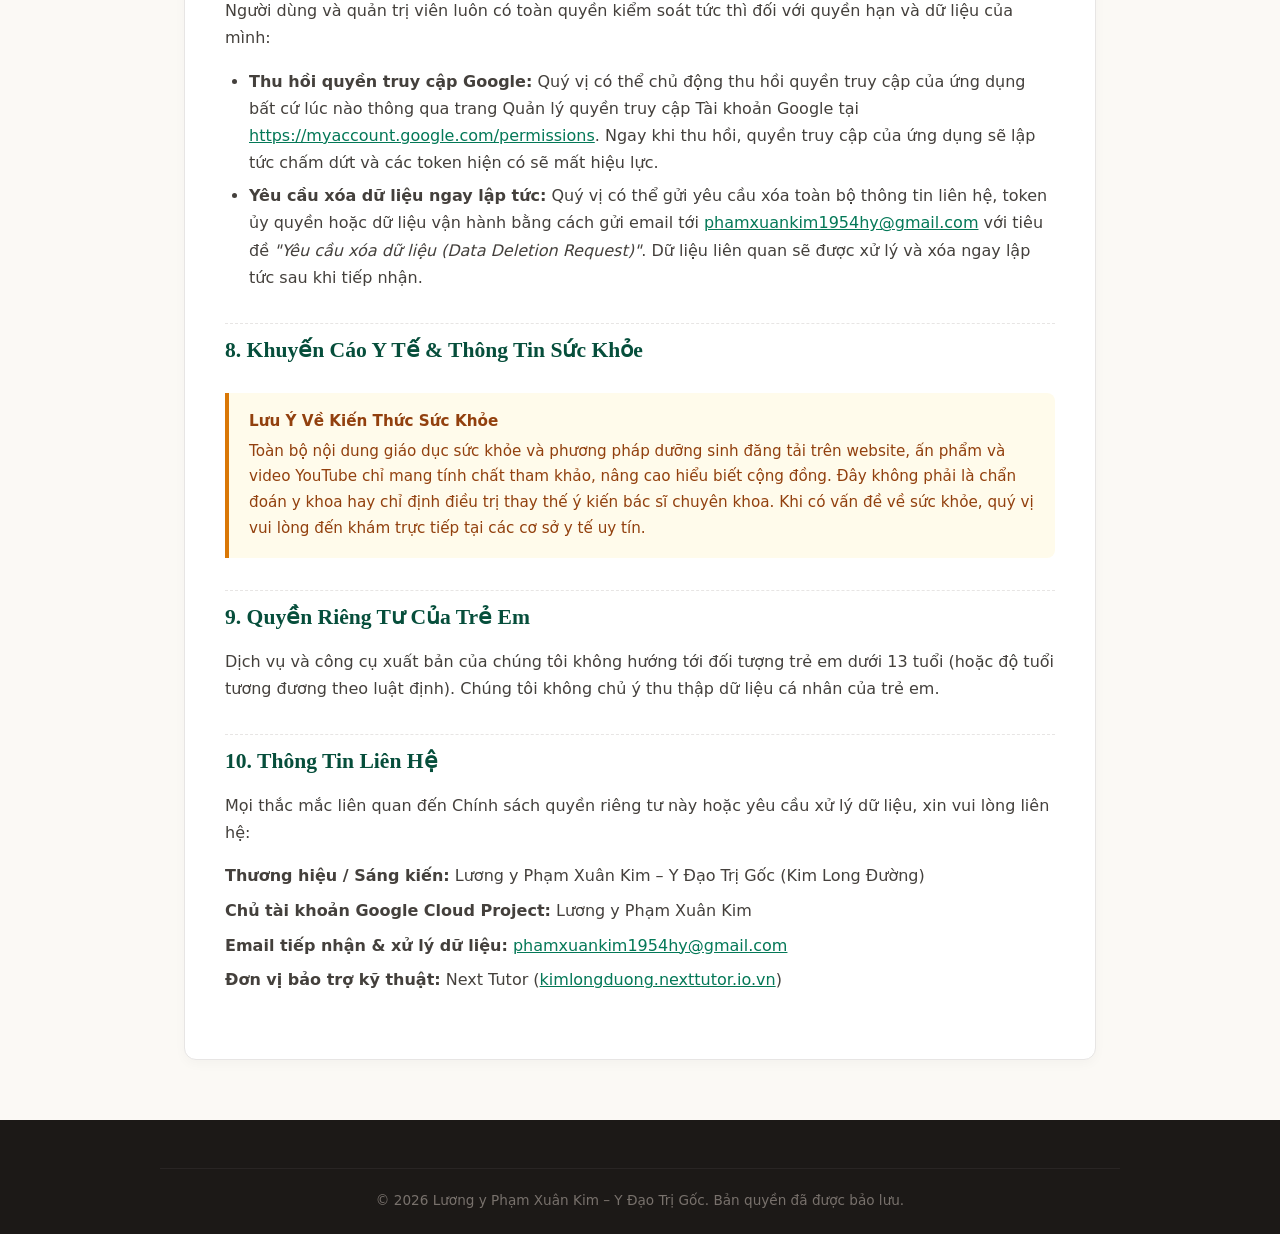
<file: apps/kim-long-duong/vi/privacy/index.html>
<!DOCTYPE html>
<html lang="vi">
<head>
  <meta charset="UTF-8">
  <meta name="viewport" content="width=device-width, initial-scale=1.0">
  <title>Chính Sách Quyền Riêng Tư - Kim Long Đường (Lương y Phạm Xuân Kim)</title>
  <meta name="description" content="Chính sách quyền riêng tư của ứng dụng và website Kim Long Đường. Minh bạch việc thu thập thông tin, quyền tải lên YouTube (youtube.upload), tuân thủ Limited Use của Google và xóa dữ liệu.">
  <link rel="stylesheet" href="/assets/css/style.css">
  <link rel="icon" type="image/x-icon" href="/favicon.ico">
  <link rel="icon" type="image/png" sizes="32x32" href="/assets/images/favicon-32x32.png">
  <link rel="icon" type="image/png" sizes="16x16" href="/assets/images/favicon-16x16.png">
  <link rel="apple-touch-icon" sizes="180x180" href="/assets/images/apple-touch-icon.png">
  <meta property="og:image" content="https://kimlongduong.nexttutor.io.vn/assets/images/og-image.png">
  <link rel="alternate" hreflang="vi" href="https://kimlongduong.nexttutor.io.vn/apps/kim-long-duong/vi/privacy/">
  <link rel="alternate" hreflang="en" href="https://kimlongduong.nexttutor.io.vn/apps/kim-long-duong/privacy/">
  <link rel="canonical" href="https://kimlongduong.nexttutor.io.vn/apps/kim-long-duong/vi/privacy/">
</head>
<body>
  <!-- Header -->
  <header class="site-header">
    <div class="container header-inner">
      <a href="/apps/kim-long-duong/vi/" class="brand-link">
        <img src="/assets/images/kimlongduong-logo.svg" alt="Kim Long Đường Logo" width="44" height="44">
        <div>
          <div class="brand-title">Kim Long Đường</div>
          <div class="brand-subtitle">Lương y Phạm Xuân Kim – Y Đạo Trị Gốc</div>
        </div>
      </a>
      <nav>
        <ul class="nav-links">
          <li><a href="/apps/kim-long-duong/vi/">Trang chủ</a></li>
          <li><a href="/apps/kim-long-duong/vi/privacy/" class="active">Chính sách riêng tư</a></li>
          <li><a href="/apps/kim-long-duong/vi/terms/">Điều khoản dịch vụ</a></li>
          <li class="lang-switch">
            <a href="/apps/kim-long-duong/privacy/">EN</a>
            <a href="/apps/kim-long-duong/vi/privacy/" class="active">VI</a>
          </li>
        </ul>
      </nav>
    </div>
  </header>

  <!-- Content -->
  <div class="container">
    <article class="legal-content">
      <div class="legal-header">
        <h1>Chính Sách Quyền Riêng Tư</h1>
        <div class="legal-meta">
          <span><strong>Ngày hiệu lực:</strong> 18 Tháng 10, 2026</span>
          <span><strong>Thương hiệu / Sáng kiến:</strong> Lương y Phạm Xuân Kim – Y Đạo Trị Gốc</span>
          <span><strong>Tên ứng dụng:</strong> Kim Long Đường</span>
          <span><strong>Chủ sở hữu Google Cloud Project:</strong> Lương y Phạm Xuân Kim</span>
          <span><strong>Đơn vị bảo trợ kỹ thuật &amp; vận hành:</strong> Next Tutor</span>
        </div>
      </div>

      <h2>1. Giới Thiệu</h2>
      <p>
        Lương y Phạm Xuân Kim – Y Đạo Trị Gốc ("chúng tôi") là sáng kiến y học cổ truyền và giáo dục sức khỏe do Lương y Phạm Xuân Kim chủ trì, tập trung vào các phương pháp y học cổ truyền, dưỡng sinh tự nhiên, chăm sóc sức khỏe chủ động và lối sống cân bằng.
      </p>
      <p>
        Dự án Google Cloud và các dịch vụ tích hợp API phục vụ quản lý kênh truyền thông thuộc quyền sở hữu trực tiếp của tài khoản Google của Lương y Phạm Xuân Kim. Các thao tác kỹ thuật, cấu hình hệ thống và vận hành tự động hóa quy trình được ủy quyền cho đối tác kỹ thuật <strong>Next Tutor</strong> thực hiện.
      </p>
      <p>
        Chính sách quyền riêng tư này giải thích rõ ràng cách thức ứng dụng truy cập, sử dụng, lưu trữ và bảo vệ dữ liệu khi kết nối với các dịch vụ của Google (cụ thể là YouTube Data API v3). Khi sử dụng ứng dụng hoặc truy cập website (<a href="https://kimlongduong.nexttutor.io.vn" style="color: var(--primary-jade);">https://kimlongduong.nexttutor.io.vn</a>), người dùng công nhận và đồng ý với các nguyên tắc được nêu trong chính sách này.
      </p>

      <h2>2. Thông Tin Chúng Tôi Thu Thập</h2>
      <p>Tùy theo tính năng và sự cấp quyền của người dùng, chúng tôi xử lý các nhóm thông tin sau:</p>

      <h3>A. Thông Tin Người Dùng Cung Cấp Tự Nguyện</h3>
      <p>
        Khi quý vị liên hệ qua thư điện tử hoặc gửi thắc mắc, chúng tôi ghi nhận họ tên, địa chỉ email, nội dung trao đổi nhằm mục đích phản hồi và hỗ trợ kỹ thuật. Quý vị vui lòng không gửi hồ sơ bệnh án cơ mật, kết quả xét nghiệm nhạy cảm qua email chưa mã hóa.
      </p>

      <h3>B. Dữ Liệu Tài Khoản Google &amp; Google API</h3>
      <p>
        Khi quản trị viên kênh cấp quyền kết nối tài khoản Google cho ứng dụng, chúng tôi chỉ yêu cầu quyền hạn tối thiểu tuyệt đối cần thiết để phục vụ chức năng xuất bản video:
      </p>
      <ul>
        <li><strong>Phạm vi quyền OAuth yêu cầu:</strong> <code>https://www.googleapis.com/auth/youtube.upload</code></li>
        <li><strong>Dữ liệu truy cập:</strong> Mã cấp quyền tải lên (upload tokens) và siêu dữ liệu video (tiêu đề, mô tả, thẻ phân loại, trạng thái xuất bản) phục vụ riêng cho kênh YouTube Kim Long Đường được chỉ định.</li>
        <li><strong>Cam kết không can thiệp dữ liệu ngoài phạm vi:</strong> Chúng tôi hoàn toàn không yêu cầu quyền, không đọc và không xử lý email cá nhân (Gmail), tài liệu Google Drive cá nhân ngoài tệp phương tiện phục vụ đăng tải, danh bạ người dùng hay lịch sử xem video riêng tư.</li>
      </ul>

      <h3>C. Dữ Liệu Kỹ Thuật Khi Duyệt Web</h3>
      <p>
        Khi truy cập trang web tĩnh, các thông tin kỹ thuật tiêu chuẩn (loại trình duyệt, hệ điều hành, URL chuyển tiếp, nhật ký truy cập HTTP cơ bản) có thể được ghi nhận ẩn danh bởi hạ tầng máy chủ tĩnh (Cloudflare Pages) nhằm đảm bảo an ninh mạng và tính sẵn sàng của hệ thống.
      </p>

      <h2>3. Mục Đích Sử Dụng Dữ Liệu</h2>
      <p>Chúng tôi chỉ sử dụng dữ liệu một cách hợp pháp, minh bạch cho các mục đích đã công bố:</p>
      <ul>
        <li>Vận hành, duy trì website và các công cụ số nội bộ.</li>
        <li>Tải lên và xuất bản các video giáo dục sức khỏe cùng thông tin mô tả lên kênh YouTube được ủy quyền.</li>
        <li>Tiếp nhận, xử lý thắc mắc, phản hồi kỹ thuật từ người dùng.</li>
        <li>Bảo đảm an toàn kỹ thuật, ngăn ngừa lạm dụng và khắc phục lỗi hệ thống.</li>
        <li>Tuân thủ các nghĩa vụ pháp lý hiện hành.</li>
      </ul>

      <!-- Google Limited Use Callout -->
      <div class="callout google">
        <div class="callout-title">4. Tuân Thủ Chính Sách Dữ Liệu Người Dùng Của Dịch Vụ Google API</div>
        <p>
          Việc sử dụng và chuyển giao thông tin nhận được từ Google API cho bất kỳ ứng dụng nào khác của Kim Long Đường sẽ tuân thủ nghiêm ngặt 
          <a href="https://developers.google.com/terms/api-services-user-data-policy" target="_blank" rel="noopener noreferrer" style="color: var(--primary-jade); font-weight: 600;">Chính sách dữ liệu người dùng của dịch vụ Google API (Google API Services User Data Policy)</a>, bao gồm các yêu cầu về <strong>Sử dụng có giới hạn (Limited Use)</strong>.
        </p>
        <p style="margin-top: 10px; margin-bottom: 6px;">
          Cụ thể, ứng dụng của chúng tôi tuân thủ các nguyên tắc bắt buộc sau:
        </p>
        <ul style="margin-left: 20px; margin-top: 4px;">
          <li>Chúng tôi chỉ sử dụng quyền truy cập vào Google API để cung cấp hoặc cải thiện các tính năng hiển thị trực tiếp và nổi bật trong giao diện người dùng của ứng dụng.</li>
          <li>Không cho phép chuyển giao dữ liệu người dùng, ngoại trừ: để cung cấp hoặc cải thiện quyền truy cập thích hợp hoặc các tính năng hiển thị nổi bật với sự đồng ý của người dùng; vì lý do an ninh (như điều tra lạm dụng); để tuân thủ pháp luật hiện hành; hoặc trong trường hợp sáp nhập, mua lại khi đã có sự đồng ý rõ ràng trước của người dùng.</li>
          <li>Chúng tôi <strong>hoàn toàn không bán</strong> dữ liệu người dùng Google cho bên thứ ba, nền tảng quảng cáo, nhà môi giới dữ liệu hoặc bất kỳ đơn vị kinh doanh thông tin nào.</li>
          <li>Chúng tôi <strong>không sử dụng hoặc chuyển giao</strong> dữ liệu người dùng Google để phân phát quảng cáo, bao gồm quảng cáo nhắm mục tiêu lại (retargeting), quảng cáo cá nhân hóa hoặc quảng cáo theo sở thích.</li>
          <li>Chúng tôi <strong>không sử dụng</strong> dữ liệu người dùng Google để đào tạo, tinh chỉnh hoặc phát triển các mô hình trí tuệ nhân tạo (AI) hoặc học máy (ML) tổng quát.</li>
          <li>Chúng tôi không cho phép con người đọc dữ liệu người dùng trừ khi đã có sự đồng ý khẳng định trước của quý vị đối với tin nhắn, tệp hoặc dữ liệu cụ thể, vì lý do an ninh (điều tra lỗi hoặc lạm dụng), hoặc để tuân thủ quy định pháp luật.</li>
        </ul>
        <p style="margin-top: 10px; margin-bottom: 0;">
          Ngoài ra, do ứng dụng kết nối với Dịch vụ YouTube API, các thực hành quyền riêng tư của chúng tôi cũng tham chiếu và tuân thủ <a href="https://policies.google.com/privacy" target="_blank" rel="noopener noreferrer" style="color: var(--primary-jade);">Chính sách quyền riêng tư của Google (Google Privacy Policy)</a>.
        </p>
      </div>

      <h2>5. Cơ Chế Lưu Trữ, Thời Hạn Xóa Token &amp; Bảo Mật</h2>
      <p>
        Việc quản lý mã ủy quyền OAuth và dữ liệu vận hành tuân thủ chặt chẽ các cam kết sau:
      </p>
      <ul>
        <li><strong>Không chia sẻ ra bên ngoài:</strong> Thông tin xác thực OAuth, mã truy cập (access token) và mã làm mới (refresh token) được giữ bí mật nội bộ tuyệt đối, không chia sẻ, chuyển giao hoặc mua bán cho bất kỳ bên thứ ba nào.</li>
        <li><strong>Lưu trữ nội bộ an toàn:</strong> Toàn bộ mã token được lưu trữ an toàn trong môi trường tự động hóa riêng biệt, không công khai ra bên ngoài và không đưa vào kho mã nguồn (source code repositories).</li>
        <li><strong>Xóa ngay lập tức khi có yêu cầu hoặc thu hồi quyền:</strong> Mã token được lưu trữ sẽ bị xóa ngay lập tức khi nhận được yêu cầu xóa từ người dùng, hoặc ngay lập tức khi người dùng thu hồi quyền truy cập thông qua Cài đặt bảo mật Tài khoản Google.</li>
      </ul>

      <h2>6. Chia Sẻ Dữ Liệu</h2>
      <p>
        Chúng tôi cam kết không bán, cho thuê, trao đổi hoặc chia sẻ dữ liệu người dùng Google hoặc thông tin liên hệ cá nhân với các bên thứ ba. Dữ liệu tuyệt đối không bị chia sẻ ra bên ngoài trừ phi có yêu cầu bắt buộc theo trình tự pháp lý có thẩm quyền hoặc quy định pháp luật của nước Cộng hòa Xã hội Chủ nghĩa Việt Nam.
      </p>

      <h2>7. Quyền Kiểm Soát Của Người Dùng &amp; Xóa Dữ Liệu</h2>
      <p>Người dùng và quản trị viên luôn có toàn quyền kiểm soát tức thì đối với quyền hạn và dữ liệu của mình:</p>
      <ul>
        <li>
          <strong>Thu hồi quyền truy cập Google:</strong> Quý vị có thể chủ động thu hồi quyền truy cập của ứng dụng bất cứ lúc nào thông qua trang Quản lý quyền truy cập Tài khoản Google tại 
          <a href="https://myaccount.google.com/permissions" target="_blank" rel="noopener noreferrer" style="color: var(--primary-jade);">https://myaccount.google.com/permissions</a>. Ngay khi thu hồi, quyền truy cập của ứng dụng sẽ lập tức chấm dứt và các token hiện có sẽ mất hiệu lực.
        </li>
        <li>
          <strong>Yêu cầu xóa dữ liệu ngay lập tức:</strong> Quý vị có thể gửi yêu cầu xóa toàn bộ thông tin liên hệ, token ủy quyền hoặc dữ liệu vận hành bằng cách gửi email tới 
          <a href="mailto:phamxuankim1954hy@gmail.com" style="color: var(--primary-jade);">phamxuankim1954hy@gmail.com</a> với tiêu đề <em>"Yêu cầu xóa dữ liệu (Data Deletion Request)"</em>. Dữ liệu liên quan sẽ được xử lý và xóa ngay lập tức sau khi tiếp nhận.
        </li>
      </ul>

      <h2>8. Khuyến Cáo Y Tế &amp; Thông Tin Sức Khỏe</h2>
      <div class="callout disclaimer">
        <div class="callout-title">Lưu Ý Về Kiến Thức Sức Khỏe</div>
        <p style="margin-bottom: 0;">
          Toàn bộ nội dung giáo dục sức khỏe và phương pháp dưỡng sinh đăng tải trên website, ấn phẩm và video YouTube chỉ mang tính chất tham khảo, nâng cao hiểu biết cộng đồng. Đây không phải là chẩn đoán y khoa hay chỉ định điều trị thay thế ý kiến bác sĩ chuyên khoa. Khi có vấn đề về sức khỏe, quý vị vui lòng đến khám trực tiếp tại các cơ sở y tế uy tín.
        </p>
      </div>

      <h2>9. Quyền Riêng Tư Của Trẻ Em</h2>
      <p>
        Dịch vụ và công cụ xuất bản của chúng tôi không hướng tới đối tượng trẻ em dưới 13 tuổi (hoặc độ tuổi tương đương theo luật định). Chúng tôi không chủ ý thu thập dữ liệu cá nhân của trẻ em.
      </p>

      <h2>10. Thông Tin Liên Hệ</h2>
      <p>Mọi thắc mắc liên quan đến Chính sách quyền riêng tư này hoặc yêu cầu xử lý dữ liệu, xin vui lòng liên hệ:</p>
      <ul style="list-style: none; padding-left: 0; line-height: 1.8;">
        <li><strong>Thương hiệu / Sáng kiến:</strong> Lương y Phạm Xuân Kim – Y Đạo Trị Gốc (Kim Long Đường)</li>
        <li><strong>Chủ tài khoản Google Cloud Project:</strong> Lương y Phạm Xuân Kim</li>
        <li><strong>Email tiếp nhận &amp; xử lý dữ liệu:</strong> <a href="mailto:phamxuankim1954hy@gmail.com" style="color: var(--primary-jade);">phamxuankim1954hy@gmail.com</a></li>
        <li><strong>Đơn vị bảo trợ kỹ thuật:</strong> Next Tutor (<a href="https://kimlongduong.nexttutor.io.vn" style="color: var(--primary-jade);">kimlongduong.nexttutor.io.vn</a>)</li>
      </ul>
    </article>
  </div>

  <!-- Footer -->
  <footer class="site-footer">
    <div class="container footer-bottom">
      &copy; 2026 Lương y Phạm Xuân Kim – Y Đạo Trị Gốc. Bản quyền đã được bảo lưu.
    </div>
  </footer>
</body>
</html>
</file>
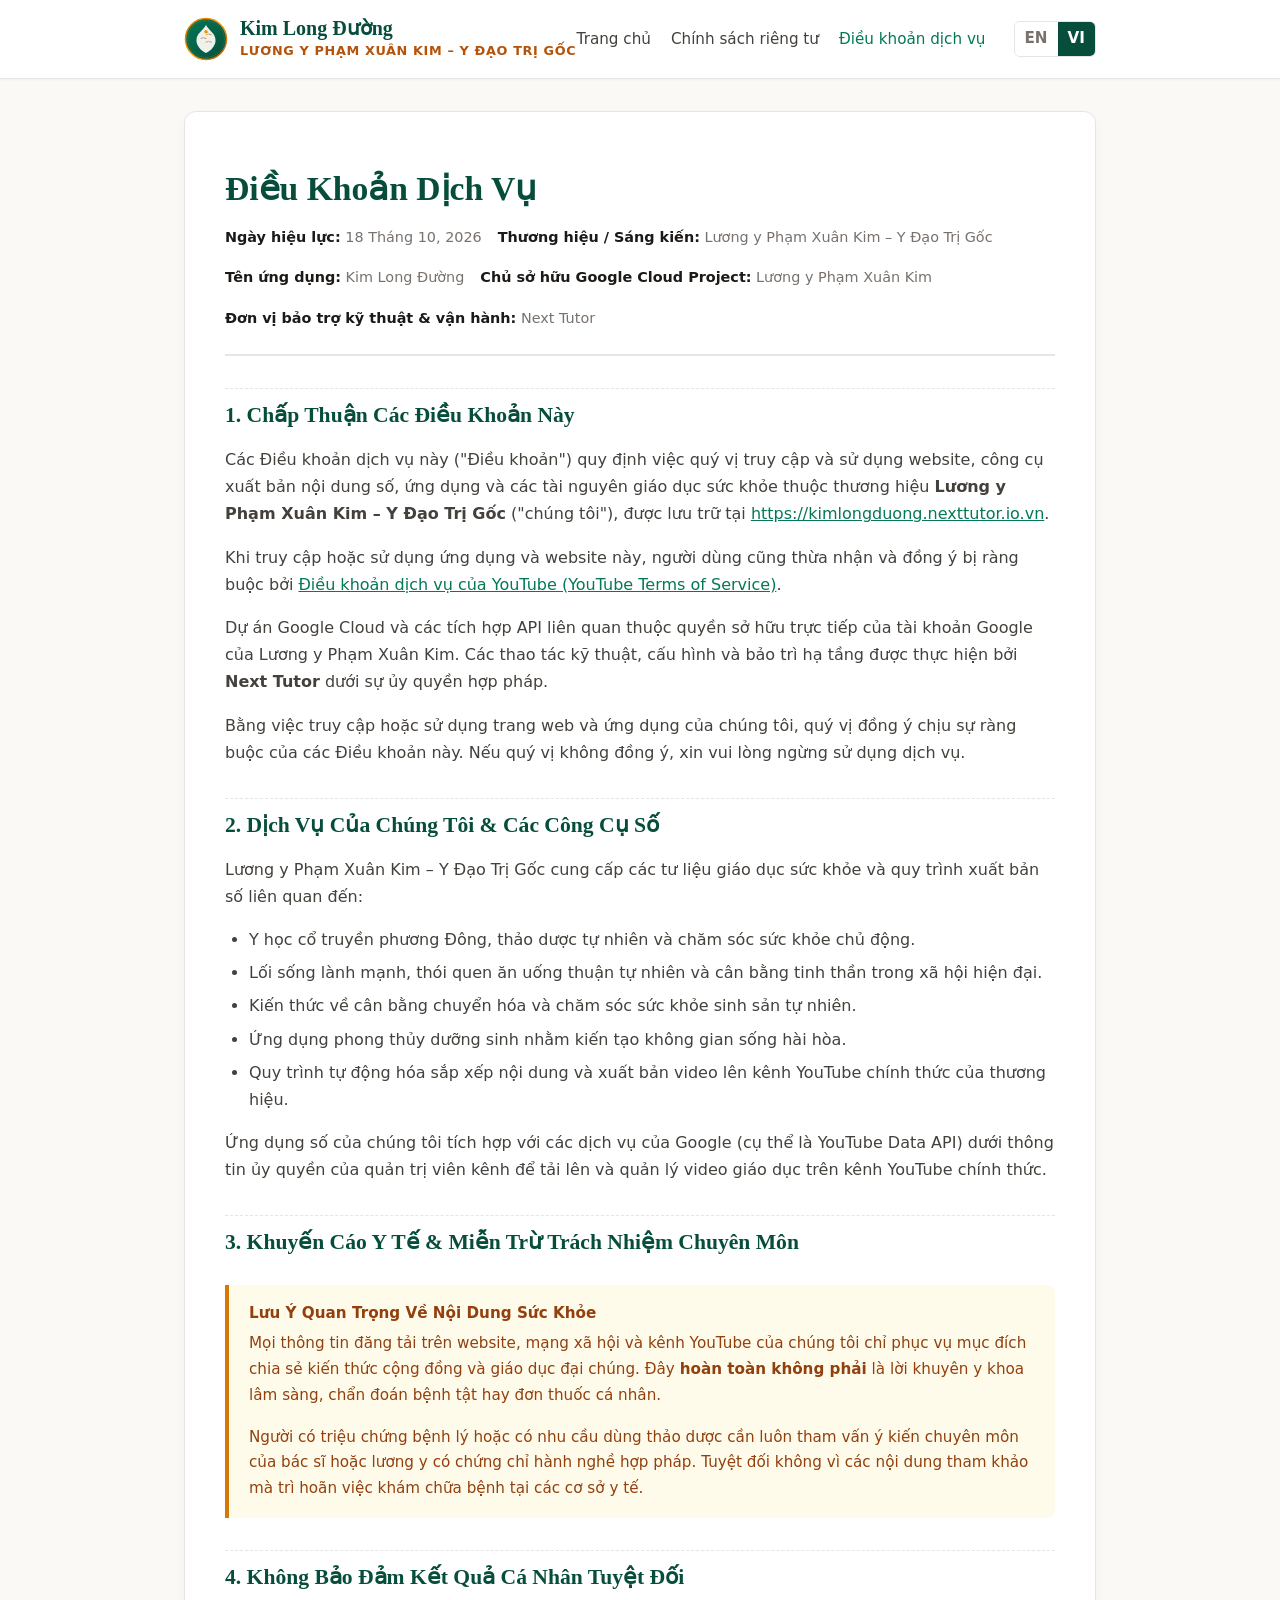
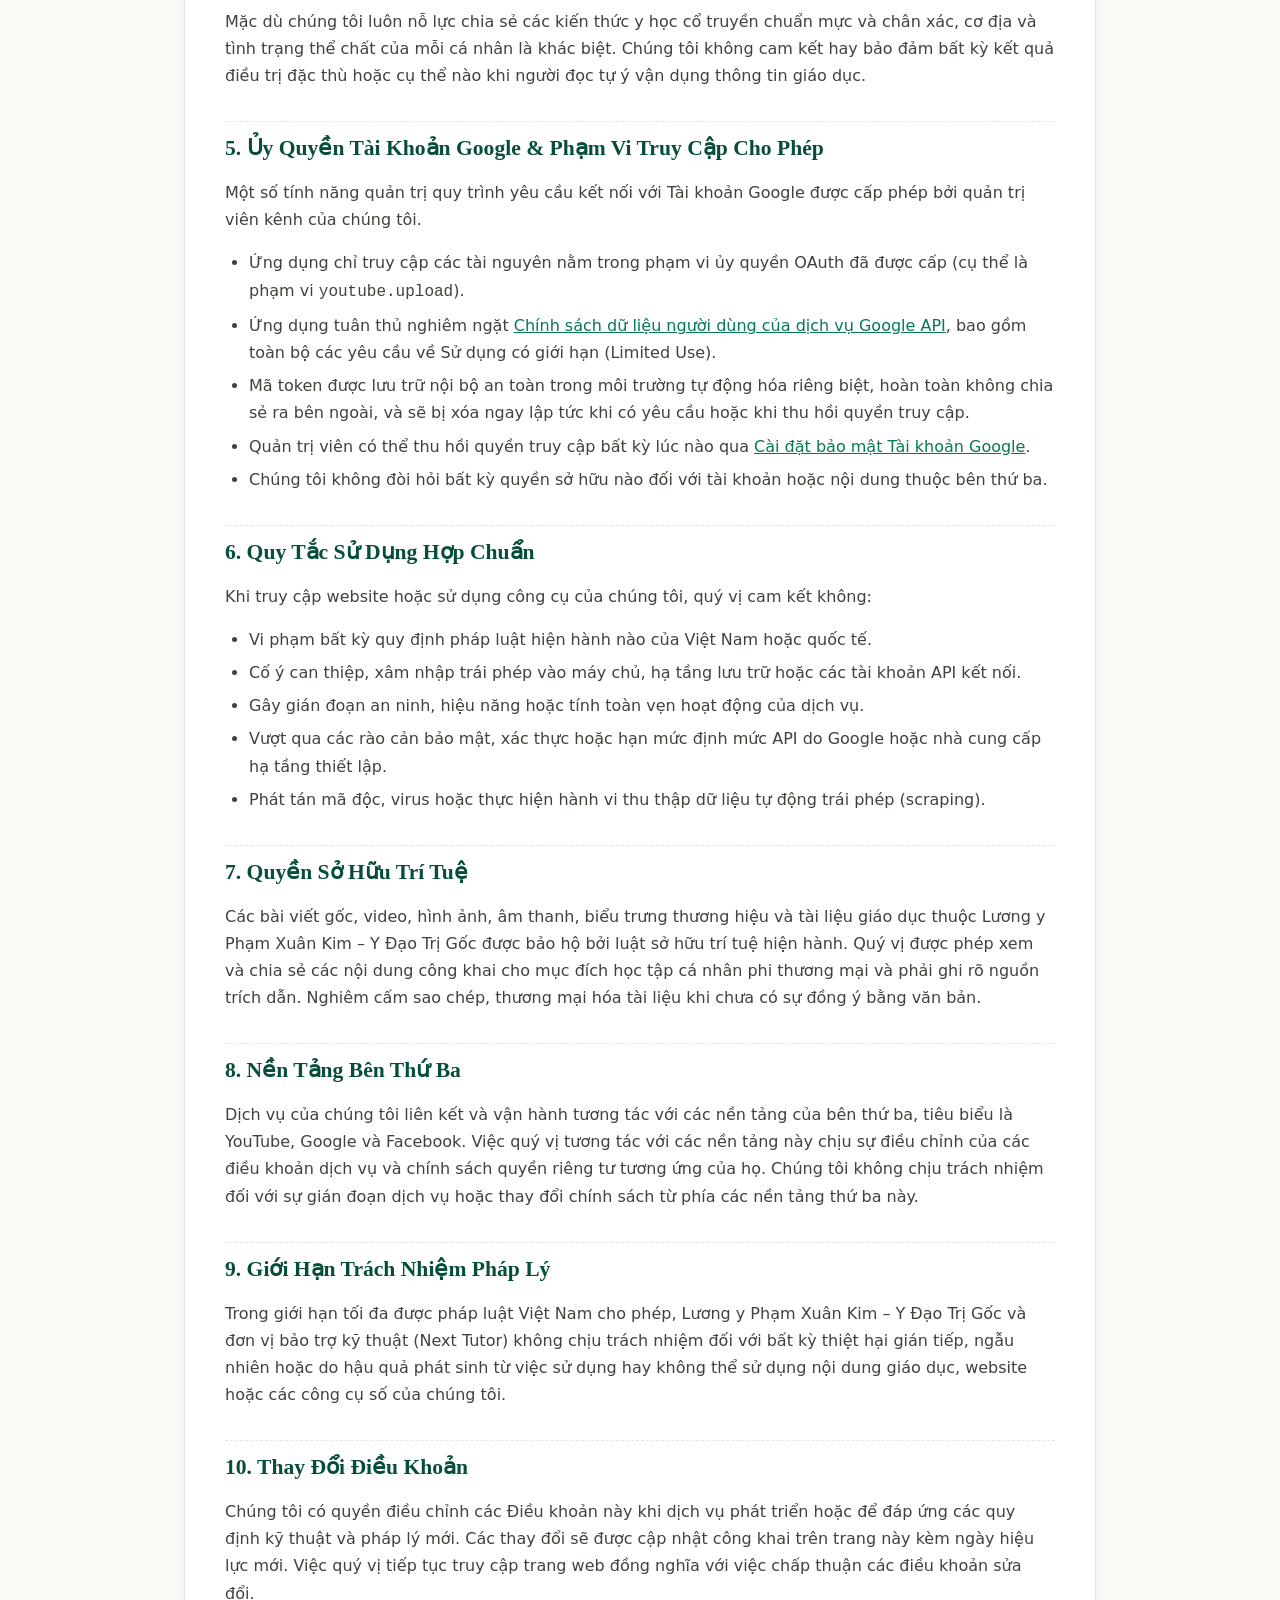
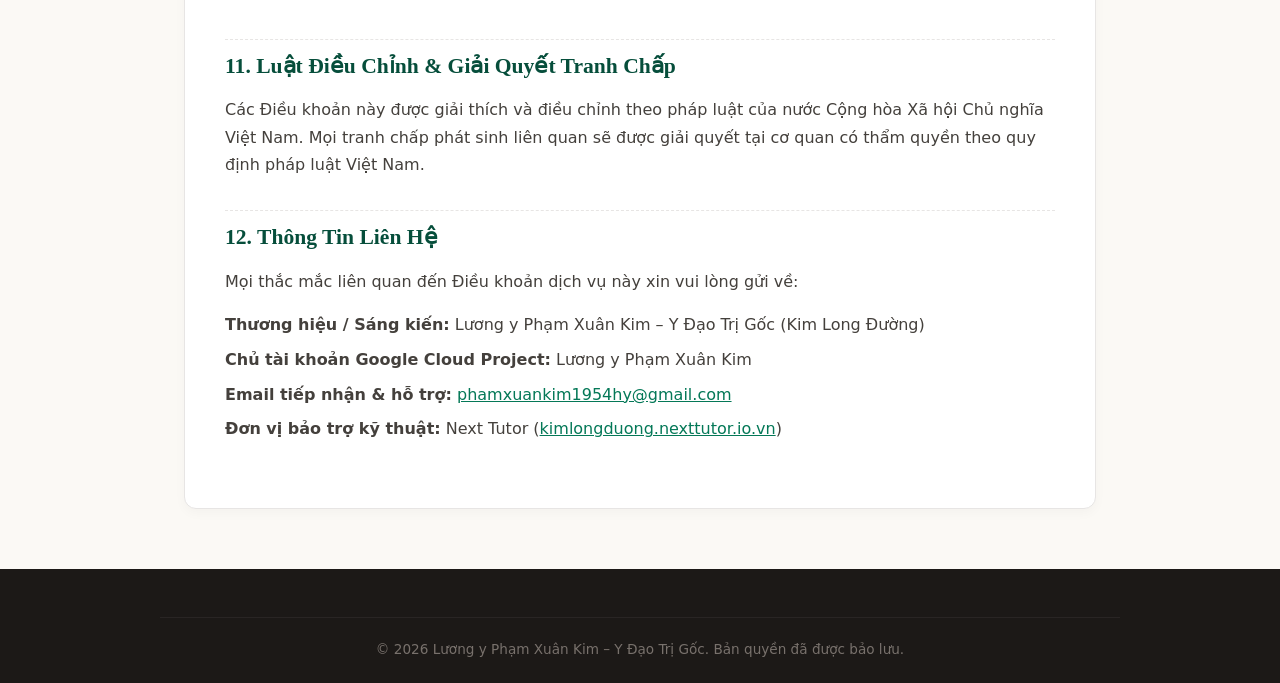
<file: apps/kim-long-duong/vi/terms/index.html>
<!DOCTYPE html>
<html lang="vi">
<head>
  <meta charset="UTF-8">
  <meta name="viewport" content="width=device-width, initial-scale=1.0">
  <title>Điều Khoản Dịch Vụ - Kim Long Đường (Lương y Phạm Xuân Kim)</title>
  <meta name="description" content="Điều khoản dịch vụ của công cụ số, trang thông tin và các sáng kiến giáo dục sức khỏe Kim Long Đường.">
  <link rel="stylesheet" href="/assets/css/style.css">
  <link rel="icon" type="image/x-icon" href="/favicon.ico">
  <link rel="icon" type="image/png" sizes="32x32" href="/assets/images/favicon-32x32.png">
  <link rel="icon" type="image/png" sizes="16x16" href="/assets/images/favicon-16x16.png">
  <link rel="apple-touch-icon" sizes="180x180" href="/assets/images/apple-touch-icon.png">
  <meta property="og:image" content="https://kimlongduong.nexttutor.io.vn/assets/images/og-image.png">
  <link rel="alternate" hreflang="vi" href="https://kimlongduong.nexttutor.io.vn/apps/kim-long-duong/vi/terms/">
  <link rel="alternate" hreflang="en" href="https://kimlongduong.nexttutor.io.vn/apps/kim-long-duong/terms/">
  <link rel="canonical" href="https://kimlongduong.nexttutor.io.vn/apps/kim-long-duong/vi/terms/">
</head>
<body>
  <!-- Header -->
  <header class="site-header">
    <div class="container header-inner">
      <a href="/apps/kim-long-duong/vi/" class="brand-link">
        <img src="/assets/images/kimlongduong-logo.svg" alt="Kim Long Đường Logo" width="44" height="44">
        <div>
          <div class="brand-title">Kim Long Đường</div>
          <div class="brand-subtitle">Lương y Phạm Xuân Kim – Y Đạo Trị Gốc</div>
        </div>
      </a>
      <nav>
        <ul class="nav-links">
          <li><a href="/apps/kim-long-duong/vi/">Trang chủ</a></li>
          <li><a href="/apps/kim-long-duong/vi/privacy/">Chính sách riêng tư</a></li>
          <li><a href="/apps/kim-long-duong/vi/terms/" class="active">Điều khoản dịch vụ</a></li>
          <li class="lang-switch">
            <a href="/apps/kim-long-duong/terms/">EN</a>
            <a href="/apps/kim-long-duong/vi/terms/" class="active">VI</a>
          </li>
        </ul>
      </nav>
    </div>
  </header>

  <!-- Content -->
  <div class="container">
    <article class="legal-content">
      <div class="legal-header">
        <h1>Điều Khoản Dịch Vụ</h1>
        <div class="legal-meta">
          <span><strong>Ngày hiệu lực:</strong> 18 Tháng 10, 2026</span>
          <span><strong>Thương hiệu / Sáng kiến:</strong> Lương y Phạm Xuân Kim – Y Đạo Trị Gốc</span>
          <span><strong>Tên ứng dụng:</strong> Kim Long Đường</span>
          <span><strong>Chủ sở hữu Google Cloud Project:</strong> Lương y Phạm Xuân Kim</span>
          <span><strong>Đơn vị bảo trợ kỹ thuật &amp; vận hành:</strong> Next Tutor</span>
        </div>
      </div>

      <h2>1. Chấp Thuận Các Điều Khoản Này</h2>
      <p>
        Các Điều khoản dịch vụ này ("Điều khoản") quy định việc quý vị truy cập và sử dụng website, công cụ xuất bản nội dung số, ứng dụng và các tài nguyên giáo dục sức khỏe thuộc thương hiệu <strong>Lương y Phạm Xuân Kim – Y Đạo Trị Gốc</strong> ("chúng tôi"), được lưu trữ tại <a href="https://kimlongduong.nexttutor.io.vn" style="color: var(--primary-jade);">https://kimlongduong.nexttutor.io.vn</a>.
      </p>
      <p>
        Khi truy cập hoặc sử dụng ứng dụng và website này, người dùng cũng thừa nhận và đồng ý bị ràng buộc bởi <a href="https://www.youtube.com/t/terms" target="_blank" rel="noopener noreferrer" style="color: var(--primary-jade);">Điều khoản dịch vụ của YouTube (YouTube Terms of Service)</a>.
      </p>
      <p>
        Dự án Google Cloud và các tích hợp API liên quan thuộc quyền sở hữu trực tiếp của tài khoản Google của Lương y Phạm Xuân Kim. Các thao tác kỹ thuật, cấu hình và bảo trì hạ tầng được thực hiện bởi <strong>Next Tutor</strong> dưới sự ủy quyền hợp pháp.
      </p>
      <p>
        Bằng việc truy cập hoặc sử dụng trang web và ứng dụng của chúng tôi, quý vị đồng ý chịu sự ràng buộc của các Điều khoản này. Nếu quý vị không đồng ý, xin vui lòng ngừng sử dụng dịch vụ.
      </p>

      <h2>2. Dịch Vụ Của Chúng Tôi &amp; Các Công Cụ Số</h2>
      <p>
        Lương y Phạm Xuân Kim – Y Đạo Trị Gốc cung cấp các tư liệu giáo dục sức khỏe và quy trình xuất bản số liên quan đến:
      </p>
      <ul>
        <li>Y học cổ truyền phương Đông, thảo dược tự nhiên và chăm sóc sức khỏe chủ động.</li>
        <li>Lối sống lành mạnh, thói quen ăn uống thuận tự nhiên và cân bằng tinh thần trong xã hội hiện đại.</li>
        <li>Kiến thức về cân bằng chuyển hóa và chăm sóc sức khỏe sinh sản tự nhiên.</li>
        <li>Ứng dụng phong thủy dưỡng sinh nhằm kiến tạo không gian sống hài hòa.</li>
        <li>Quy trình tự động hóa sắp xếp nội dung và xuất bản video lên kênh YouTube chính thức của thương hiệu.</li>
      </ul>
      <p>
        Ứng dụng số của chúng tôi tích hợp với các dịch vụ của Google (cụ thể là YouTube Data API) dưới thông tin ủy quyền của quản trị viên kênh để tải lên và quản lý video giáo dục trên kênh YouTube chính thức.
      </p>

      <h2>3. Khuyến Cáo Y Tế &amp; Miễn Trừ Trách Nhiệm Chuyên Môn</h2>
      <div class="callout disclaimer">
        <div class="callout-title">Lưu Ý Quan Trọng Về Nội Dung Sức Khỏe</div>
        <p>
          Mọi thông tin đăng tải trên website, mạng xã hội và kênh YouTube của chúng tôi chỉ phục vụ mục đích chia sẻ kiến thức cộng đồng và giáo dục đại chúng. Đây <strong>hoàn toàn không phải</strong> là lời khuyên y khoa lâm sàng, chẩn đoán bệnh tật hay đơn thuốc cá nhân.
        </p>
        <p style="margin-bottom: 0;">
          Người có triệu chứng bệnh lý hoặc có nhu cầu dùng thảo dược cần luôn tham vấn ý kiến chuyên môn của bác sĩ hoặc lương y có chứng chỉ hành nghề hợp pháp. Tuyệt đối không vì các nội dung tham khảo mà trì hoãn việc khám chữa bệnh tại các cơ sở y tế.
        </p>
      </div>

      <h2>4. Không Bảo Đảm Kết Quả Cá Nhân Tuyệt Đối</h2>
      <p>
        Mặc dù chúng tôi luôn nỗ lực chia sẻ các kiến thức y học cổ truyền chuẩn mực và chân xác, cơ địa và tình trạng thể chất của mỗi cá nhân là khác biệt. Chúng tôi không cam kết hay bảo đảm bất kỳ kết quả điều trị đặc thù hoặc cụ thể nào khi người đọc tự ý vận dụng thông tin giáo dục.
      </p>

      <h2>5. Ủy Quyền Tài Khoản Google &amp; Phạm Vi Truy Cập Cho Phép</h2>
      <p>
        Một số tính năng quản trị quy trình yêu cầu kết nối với Tài khoản Google được cấp phép bởi quản trị viên kênh của chúng tôi.
      </p>
      <ul>
        <li>Ứng dụng chỉ truy cập các tài nguyên nằm trong phạm vi ủy quyền OAuth đã được cấp (cụ thể là phạm vi <code>youtube.upload</code>).</li>
        <li>Ứng dụng tuân thủ nghiêm ngặt <a href="https://developers.google.com/terms/api-services-user-data-policy" target="_blank" rel="noopener noreferrer" style="color: var(--primary-jade);">Chính sách dữ liệu người dùng của dịch vụ Google API</a>, bao gồm toàn bộ các yêu cầu về Sử dụng có giới hạn (Limited Use).</li>
        <li>Mã token được lưu trữ nội bộ an toàn trong môi trường tự động hóa riêng biệt, hoàn toàn không chia sẻ ra bên ngoài, và sẽ bị xóa ngay lập tức khi có yêu cầu hoặc khi thu hồi quyền truy cập.</li>
        <li>Quản trị viên có thể thu hồi quyền truy cập bất kỳ lúc nào qua <a href="https://myaccount.google.com/permissions" target="_blank" rel="noopener noreferrer" style="color: var(--primary-jade);">Cài đặt bảo mật Tài khoản Google</a>.</li>
        <li>Chúng tôi không đòi hỏi bất kỳ quyền sở hữu nào đối với tài khoản hoặc nội dung thuộc bên thứ ba.</li>
      </ul>

      <h2>6. Quy Tắc Sử Dụng Hợp Chuẩn</h2>
      <p>Khi truy cập website hoặc sử dụng công cụ của chúng tôi, quý vị cam kết không:</p>
      <ul>
        <li>Vi phạm bất kỳ quy định pháp luật hiện hành nào của Việt Nam hoặc quốc tế.</li>
        <li>Cố ý can thiệp, xâm nhập trái phép vào máy chủ, hạ tầng lưu trữ hoặc các tài khoản API kết nối.</li>
        <li>Gây gián đoạn an ninh, hiệu năng hoặc tính toàn vẹn hoạt động của dịch vụ.</li>
        <li>Vượt qua các rào cản bảo mật, xác thực hoặc hạn mức định mức API do Google hoặc nhà cung cấp hạ tầng thiết lập.</li>
        <li>Phát tán mã độc, virus hoặc thực hiện hành vi thu thập dữ liệu tự động trái phép (scraping).</li>
      </ul>

      <h2>7. Quyền Sở Hữu Trí Tuệ</h2>
      <p>
        Các bài viết gốc, video, hình ảnh, âm thanh, biểu trưng thương hiệu và tài liệu giáo dục thuộc Lương y Phạm Xuân Kim – Y Đạo Trị Gốc được bảo hộ bởi luật sở hữu trí tuệ hiện hành. Quý vị được phép xem và chia sẻ các nội dung công khai cho mục đích học tập cá nhân phi thương mại và phải ghi rõ nguồn trích dẫn. Nghiêm cấm sao chép, thương mại hóa tài liệu khi chưa có sự đồng ý bằng văn bản.
      </p>

      <h2>8. Nền Tảng Bên Thứ Ba</h2>
      <p>
        Dịch vụ của chúng tôi liên kết và vận hành tương tác với các nền tảng của bên thứ ba, tiêu biểu là YouTube, Google và Facebook. Việc quý vị tương tác với các nền tảng này chịu sự điều chỉnh của các điều khoản dịch vụ và chính sách quyền riêng tư tương ứng của họ. Chúng tôi không chịu trách nhiệm đối với sự gián đoạn dịch vụ hoặc thay đổi chính sách từ phía các nền tảng thứ ba này.
      </p>

      <h2>9. Giới Hạn Trách Nhiệm Pháp Lý</h2>
      <p>
        Trong giới hạn tối đa được pháp luật Việt Nam cho phép, Lương y Phạm Xuân Kim – Y Đạo Trị Gốc và đơn vị bảo trợ kỹ thuật (Next Tutor) không chịu trách nhiệm đối với bất kỳ thiệt hại gián tiếp, ngẫu nhiên hoặc do hậu quả phát sinh từ việc sử dụng hay không thể sử dụng nội dung giáo dục, website hoặc các công cụ số của chúng tôi.
      </p>

      <h2>10. Thay Đổi Điều Khoản</h2>
      <p>
        Chúng tôi có quyền điều chỉnh các Điều khoản này khi dịch vụ phát triển hoặc để đáp ứng các quy định kỹ thuật và pháp lý mới. Các thay đổi sẽ được cập nhật công khai trên trang này kèm ngày hiệu lực mới. Việc quý vị tiếp tục truy cập trang web đồng nghĩa với việc chấp thuận các điều khoản sửa đổi.
      </p>

      <h2>11. Luật Điều Chỉnh &amp; Giải Quyết Tranh Chấp</h2>
      <p>
        Các Điều khoản này được giải thích và điều chỉnh theo pháp luật của nước Cộng hòa Xã hội Chủ nghĩa Việt Nam. Mọi tranh chấp phát sinh liên quan sẽ được giải quyết tại cơ quan có thẩm quyền theo quy định pháp luật Việt Nam.
      </p>

      <h2>12. Thông Tin Liên Hệ</h2>
      <p>Mọi thắc mắc liên quan đến Điều khoản dịch vụ này xin vui lòng gửi về:</p>
      <ul style="list-style: none; padding-left: 0; line-height: 1.8;">
        <li><strong>Thương hiệu / Sáng kiến:</strong> Lương y Phạm Xuân Kim – Y Đạo Trị Gốc (Kim Long Đường)</li>
        <li><strong>Chủ tài khoản Google Cloud Project:</strong> Lương y Phạm Xuân Kim</li>
        <li><strong>Email tiếp nhận &amp; hỗ trợ:</strong> <a href="mailto:phamxuankim1954hy@gmail.com" style="color: var(--primary-jade);">phamxuankim1954hy@gmail.com</a></li>
        <li><strong>Đơn vị bảo trợ kỹ thuật:</strong> Next Tutor (<a href="https://kimlongduong.nexttutor.io.vn" style="color: var(--primary-jade);">kimlongduong.nexttutor.io.vn</a>)</li>
      </ul>
    </article>
  </div>

  <!-- Footer -->
  <footer class="site-footer">
    <div class="container footer-bottom">
      &copy; 2026 Lương y Phạm Xuân Kim – Y Đạo Trị Gốc. Bản quyền đã được bảo lưu.
    </div>
  </footer>
</body>
</html>
</file>
<file: assets/css/style.css>
/* ==========================================================================
   Kim Long Đường & Next Tutor - Base Styling
   Color Palette:
   - Primary Herbal Deep Green: #064E3B (Forest Green)
   - Secondary Jade Green: #047857
   - Accent Warm Gold: #B45309 (WCAG contrast compliant on light bg)
   - Soft Gold Highlight: #F59E0B
   - Background Parchment: #FBF9F5
   - Surface Pure White: #FFFFFF
   - Border Subtle: #E7E5E4
   - Text Slate Heading: #1C1917
   - Text Slate Body: #44403C
   ========================================================================== */

:root {
  --primary-deep: #064E3B;
  --primary-jade: #047857;
  --accent-gold: #B45309;
  --accent-gold-light: #F59E0B;
  --bg-parchment: #FBF9F5;
  --surface: #FFFFFF;
  --border: #E7E5E4;
  --text-heading: #1C1917;
  --text-body: #44403C;
  --text-muted: #78716C;
  --font-serif: "Times New Roman", Times, Georgia, "Noto Serif", serif;
  --font-sans: system-ui, -apple-system, BlinkMacSystemFont, "Segoe UI", Roboto, "Helvetica Neue", Arial, sans-serif;
  --max-w: 960px;
}

*, *::before, *::after {
  box-sizing: border-box;
  margin: 0;
  padding: 0;
}

body {
  font-family: var(--font-sans);
  background-color: var(--bg-parchment);
  color: var(--text-body);
  line-height: 1.7;
  font-size: 16px;
  -webkit-font-smoothing: antialiased;
}

/* Container */
.container {
  width: 100%;
  max-width: var(--max-w);
  margin: 0 auto;
  padding: 0 24px;
}

/* Header */
.site-header {
  background: var(--surface);
  border-bottom: 1px solid var(--border);
  padding: 16px 0;
  position: sticky;
  top: 0;
  z-index: 50;
  box-shadow: 0 1px 3px rgba(0, 0, 0, 0.04);
}

.header-inner {
  display: flex;
  align-items: center;
  justify-content: space-between;
}

.brand-link {
  display: flex;
  align-items: center;
  gap: 12px;
  text-decoration: none;
  color: var(--text-heading);
}

.brand-title {
  font-family: var(--font-serif);
  font-size: 1.25rem;
  font-weight: 700;
  color: var(--primary-deep);
  line-height: 1.2;
}

.brand-subtitle {
  font-size: 0.8rem;
  color: var(--accent-gold);
  font-weight: 600;
  text-transform: uppercase;
  letter-spacing: 0.05em;
}

.nav-links {
  display: flex;
  align-items: center;
  gap: 20px;
  list-style: none;
}

.nav-links a {
  text-decoration: none;
  color: var(--text-body);
  font-weight: 500;
  font-size: 0.95rem;
  transition: color 0.2s ease;
}

.nav-links a:hover, .nav-links a.active {
  color: var(--primary-jade);
}

.lang-switch {
  display: inline-flex;
  border: 1px solid var(--border);
  border-radius: 6px;
  overflow: hidden;
  font-size: 0.85rem;
  margin-left: 8px;
}

.lang-switch a {
  padding: 4px 10px;
  text-decoration: none;
  color: var(--text-muted);
  background: var(--surface);
  font-weight: 600;
}

.lang-switch a.active {
  background: var(--primary-deep);
  color: #FFFFFF;
}

/* Hero Section */
.hero {
  padding: 60px 0 40px;
  text-align: center;
  background: linear-gradient(180deg, #F5F1E8 0%, var(--bg-parchment) 100%);
  border-bottom: 1px solid var(--border);
}

.hero-badge {
  display: inline-block;
  padding: 6px 14px;
  background: rgba(180, 83, 9, 0.1);
  color: var(--accent-gold);
  border-radius: 9999px;
  font-size: 0.85rem;
  font-weight: 600;
  margin-bottom: 16px;
  border: 1px solid rgba(180, 83, 9, 0.2);
}

.hero h1 {
  font-family: var(--font-serif);
  font-size: 2.35rem;
  color: var(--primary-deep);
  line-height: 1.3;
  margin-bottom: 16px;
}

.hero p.lead {
  font-size: 1.15rem;
  color: var(--text-body);
  max-width: 760px;
  margin: 0 auto 24px;
}

/* Card & Section */
.section {
  padding: 48px 0;
}

.card {
  background: var(--surface);
  border-radius: 12px;
  border: 1px solid var(--border);
  padding: 32px;
  box-shadow: 0 4px 12px rgba(0, 0, 0, 0.03);
  margin-bottom: 28px;
}

.card-title {
  font-family: var(--font-serif);
  font-size: 1.45rem;
  color: var(--primary-deep);
  margin-bottom: 16px;
  display: flex;
  align-items: center;
  gap: 10px;
}

.badge-tag {
  display: inline-block;
  padding: 2px 8px;
  border-radius: 4px;
  font-size: 0.75rem;
  font-weight: 600;
  text-transform: uppercase;
}

.badge-tag.oauth {
  background: #EFF6FF;
  color: #1D4ED8;
  border: 1px solid #BFDBFE;
}

.badge-tag.verified {
  background: #ECFDF5;
  color: #047857;
  border: 1px solid #A7F3D0;
}

/* Grid */
.grid-2 {
  display: grid;
  grid-template-columns: repeat(auto-fit, minmax(280px, 1fr));
  gap: 20px;
  margin-top: 16px;
}

.feature-box {
  background: #FAFAF9;
  border: 1px solid var(--border);
  border-radius: 8px;
  padding: 20px;
}

.feature-box h3 {
  font-family: var(--font-serif);
  font-size: 1.1rem;
  color: var(--primary-jade);
  margin-bottom: 8px;
}

/* Legal Document Layout */
.legal-content {
  background: var(--surface);
  border-radius: 12px;
  border: 1px solid var(--border);
  padding: 48px 40px;
  margin: 32px auto;
  box-shadow: 0 4px 12px rgba(0, 0, 0, 0.03);
}

.legal-header {
  border-bottom: 2px solid var(--border);
  padding-bottom: 24px;
  margin-bottom: 32px;
}

.legal-header h1 {
  font-family: var(--font-serif);
  font-size: 2.1rem;
  color: var(--primary-deep);
  margin-bottom: 8px;
}

.legal-meta {
  font-size: 0.9rem;
  color: var(--text-muted);
  display: flex;
  flex-wrap: wrap;
  gap: 16px;
}

.legal-meta strong {
  color: var(--text-heading);
}

.legal-content h2 {
  font-family: var(--font-serif);
  font-size: 1.35rem;
  color: var(--primary-deep);
  margin: 32px 0 12px;
  padding-top: 8px;
  border-top: 1px dashed var(--border);
}

.legal-content h3 {
  font-size: 1.1rem;
  color: var(--text-heading);
  margin: 20px 0 8px;
}

.legal-content p, .legal-content ul, .legal-content ol {
  margin-bottom: 16px;
}

.legal-content ul, .legal-content ol {
  padding-left: 24px;
}

.legal-content li {
  margin-bottom: 6px;
}

/* Callout Box */
.callout {
  background: #FEF3C7;
  border-left: 4px solid var(--accent-gold);
  padding: 16px 20px;
  border-radius: 0 8px 8px 0;
  margin: 24px 0;
  font-size: 0.95rem;
  color: #78350F;
}

.callout-title {
  font-weight: 700;
  margin-bottom: 4px;
  display: flex;
  align-items: center;
  gap: 6px;
}

.callout.google {
  background: #F0FDF4;
  border-left-color: var(--primary-jade);
  color: #064E3B;
}

.callout.disclaimer {
  background: #FFFBEB;
  border-left-color: #D97706;
  color: #92400E;
}

/* Footer */
.site-footer {
  background: #1C1917;
  color: #D6D3D1;
  padding: 48px 0 24px;
  font-size: 0.9rem;
  margin-top: 60px;
}

.footer-grid {
  display: grid;
  grid-template-columns: repeat(auto-fit, minmax(220px, 1fr));
  gap: 32px;
  margin-bottom: 32px;
}

.footer-col h4 {
  color: #FFFFFF;
  font-family: var(--font-serif);
  font-size: 1.05rem;
  margin-bottom: 14px;
  border-bottom: 1px solid #44403C;
  padding-bottom: 8px;
}

.footer-col ul {
  list-style: none;
}

.footer-col li {
  margin-bottom: 8px;
}

.footer-col a {
  color: #A8A29E;
  text-decoration: none;
  transition: color 0.2s ease;
}

.footer-col a:hover {
  color: #F59E0B;
}

.footer-bottom {
  border-top: 1px solid #292524;
  padding-top: 20px;
  text-align: center;
  color: #78716C;
  font-size: 0.85rem;
}

/* Buttons */
.btn {
  display: inline-flex;
  align-items: center;
  gap: 8px;
  padding: 10px 20px;
  border-radius: 6px;
  font-weight: 600;
  text-decoration: none;
  font-size: 0.95rem;
  transition: all 0.2s ease;
  cursor: pointer;
}

.btn-primary {
  background: var(--primary-deep);
  color: #FFFFFF;
  border: 1px solid var(--primary-deep);
}

.btn-primary:hover {
  background: var(--primary-jade);
  border-color: var(--primary-jade);
}

.btn-secondary {
  background: var(--surface);
  color: var(--primary-deep);
  border: 1px solid var(--border);
}

.btn-secondary:hover {
  border-color: var(--primary-deep);
}

/* Responsive */
@media (max-width: 640px) {
  .hero h1 {
    font-size: 1.8rem;
  }
  .legal-content {
    padding: 24px 16px;
  }
  .nav-links {
    gap: 12px;
    font-size: 0.85rem;
  }
}
</file>
